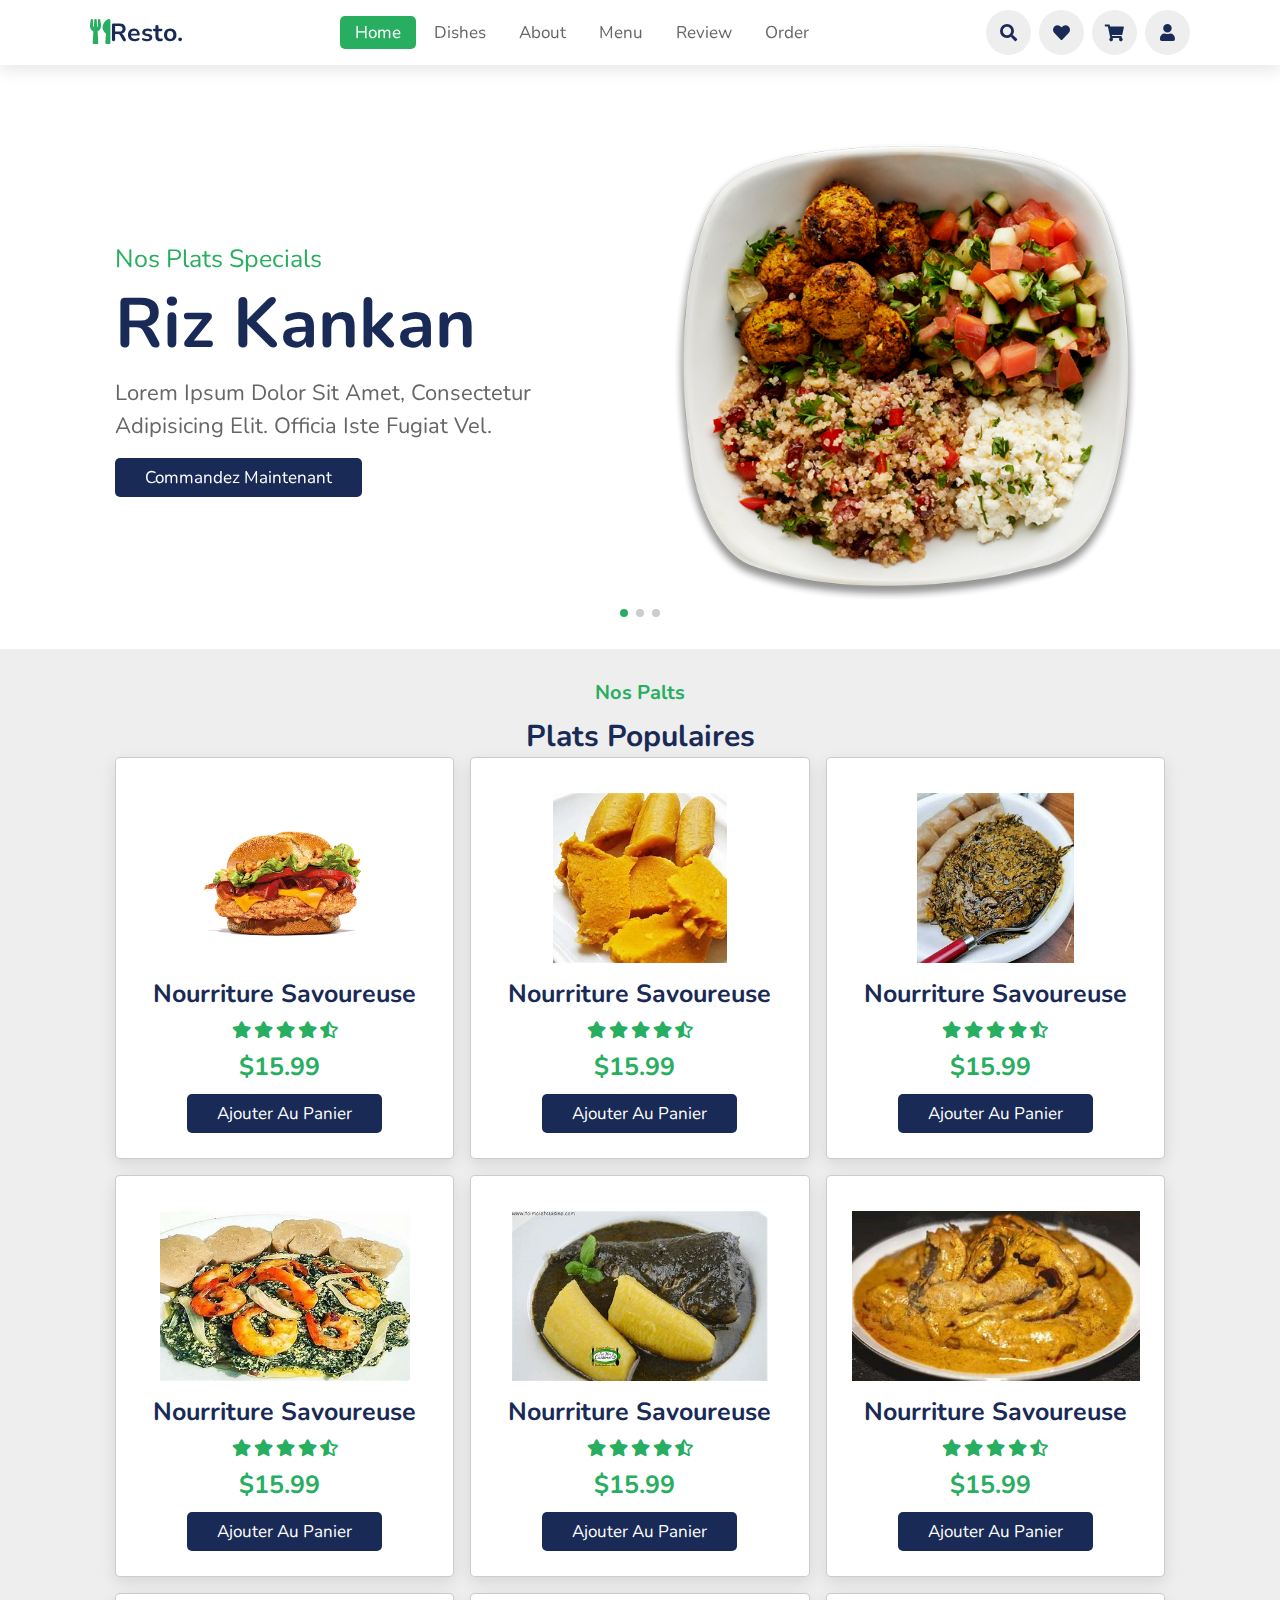
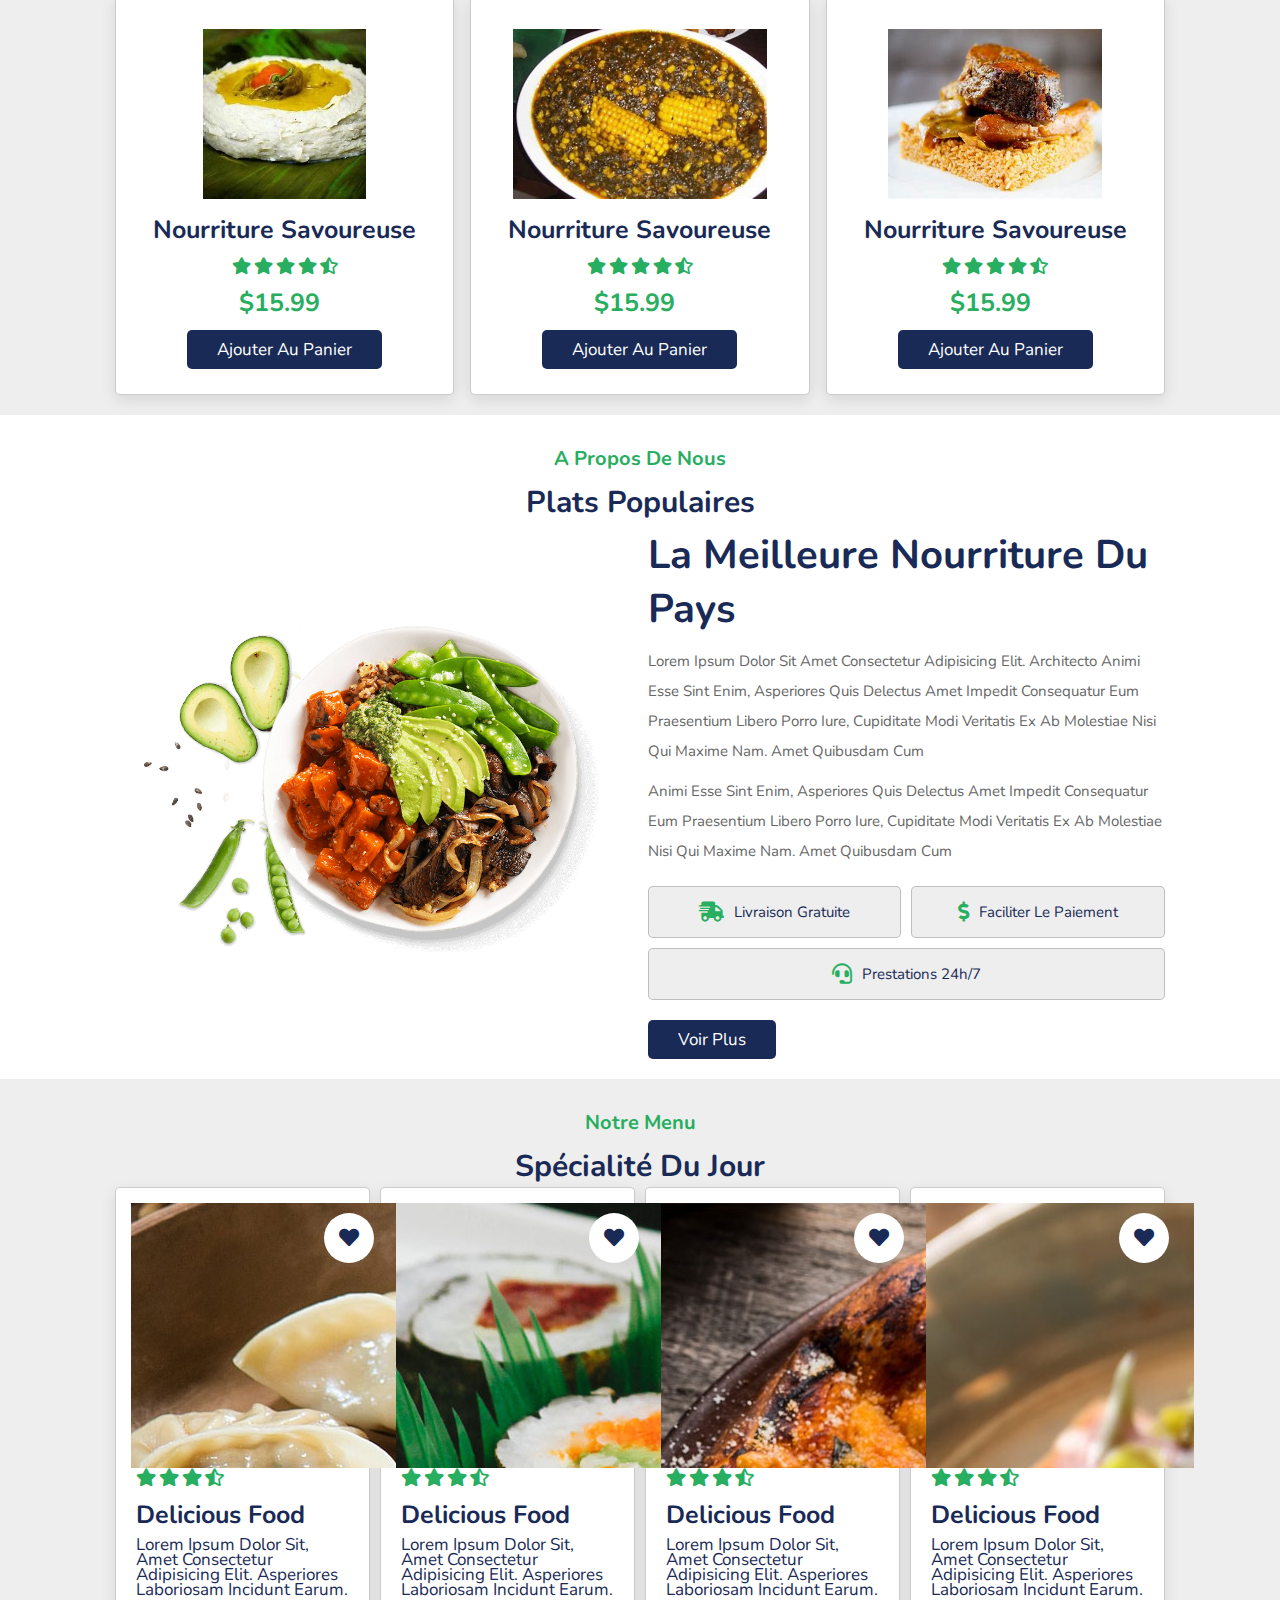
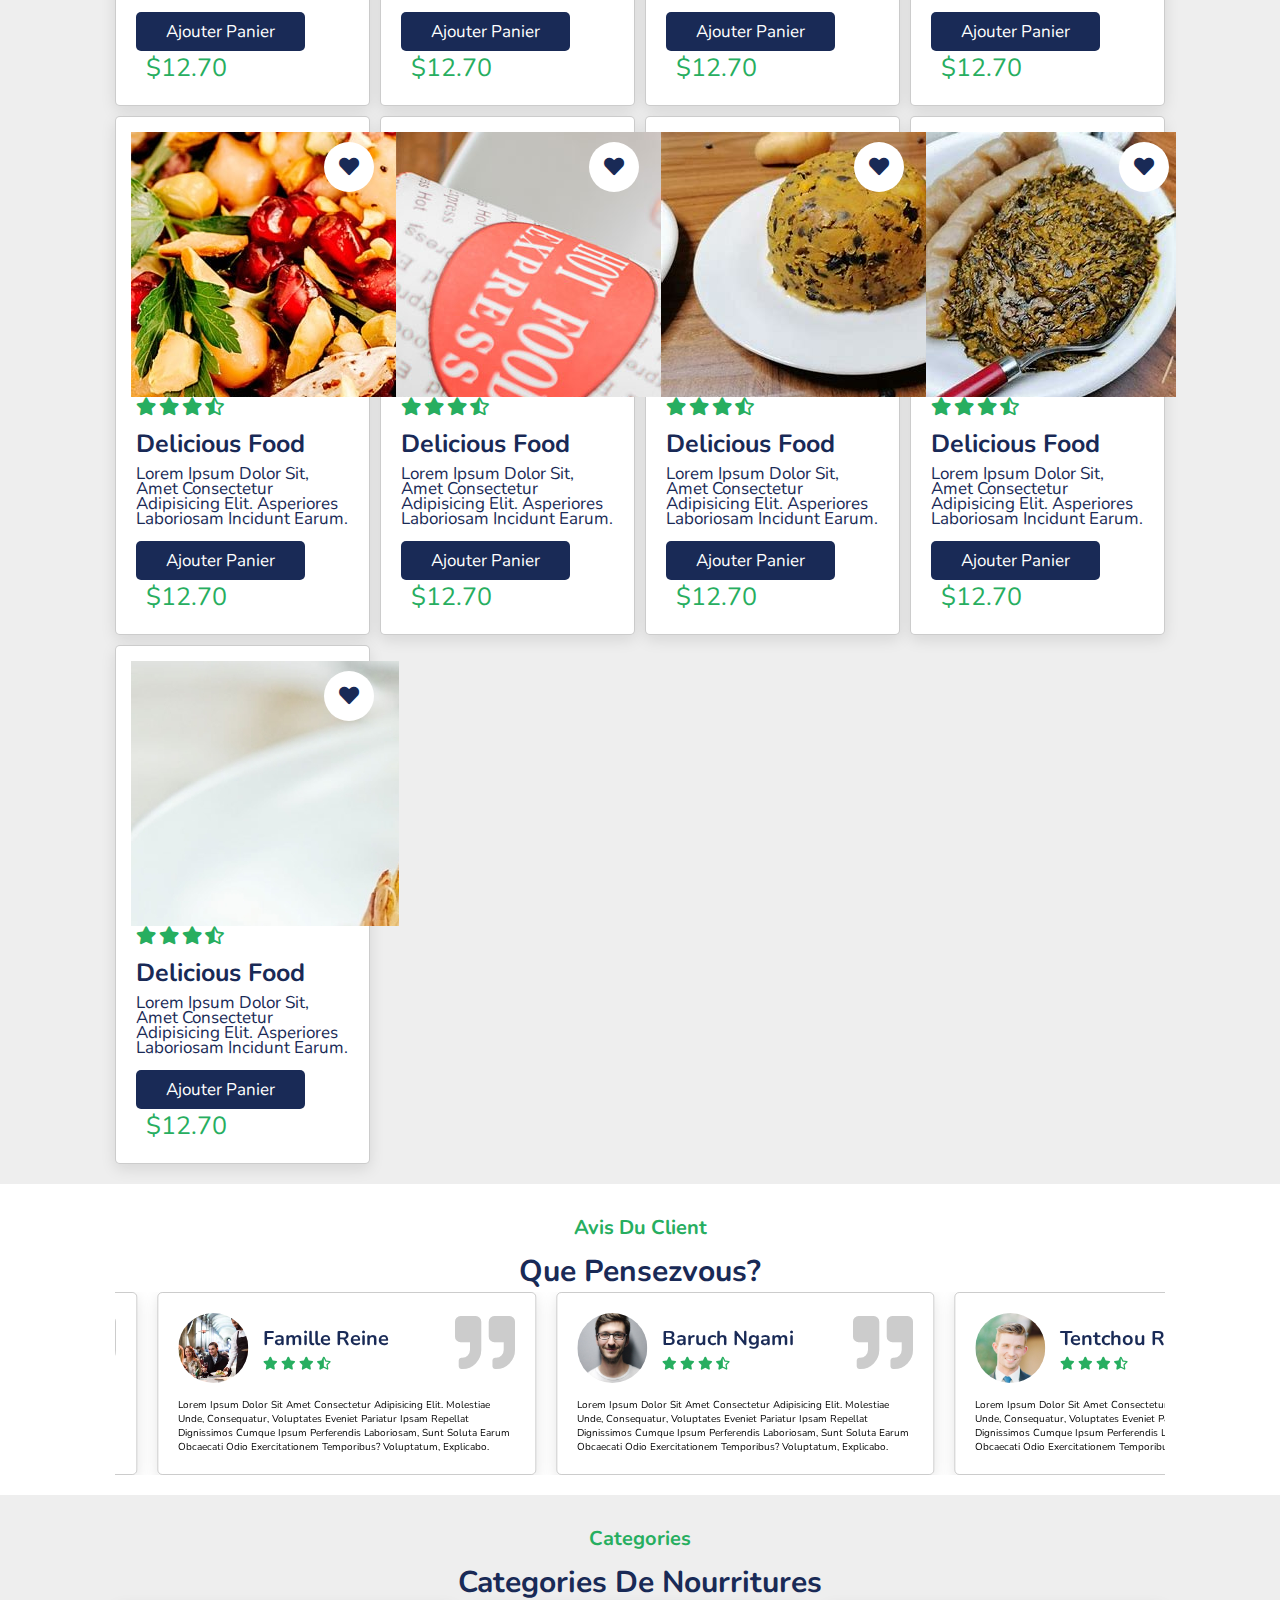
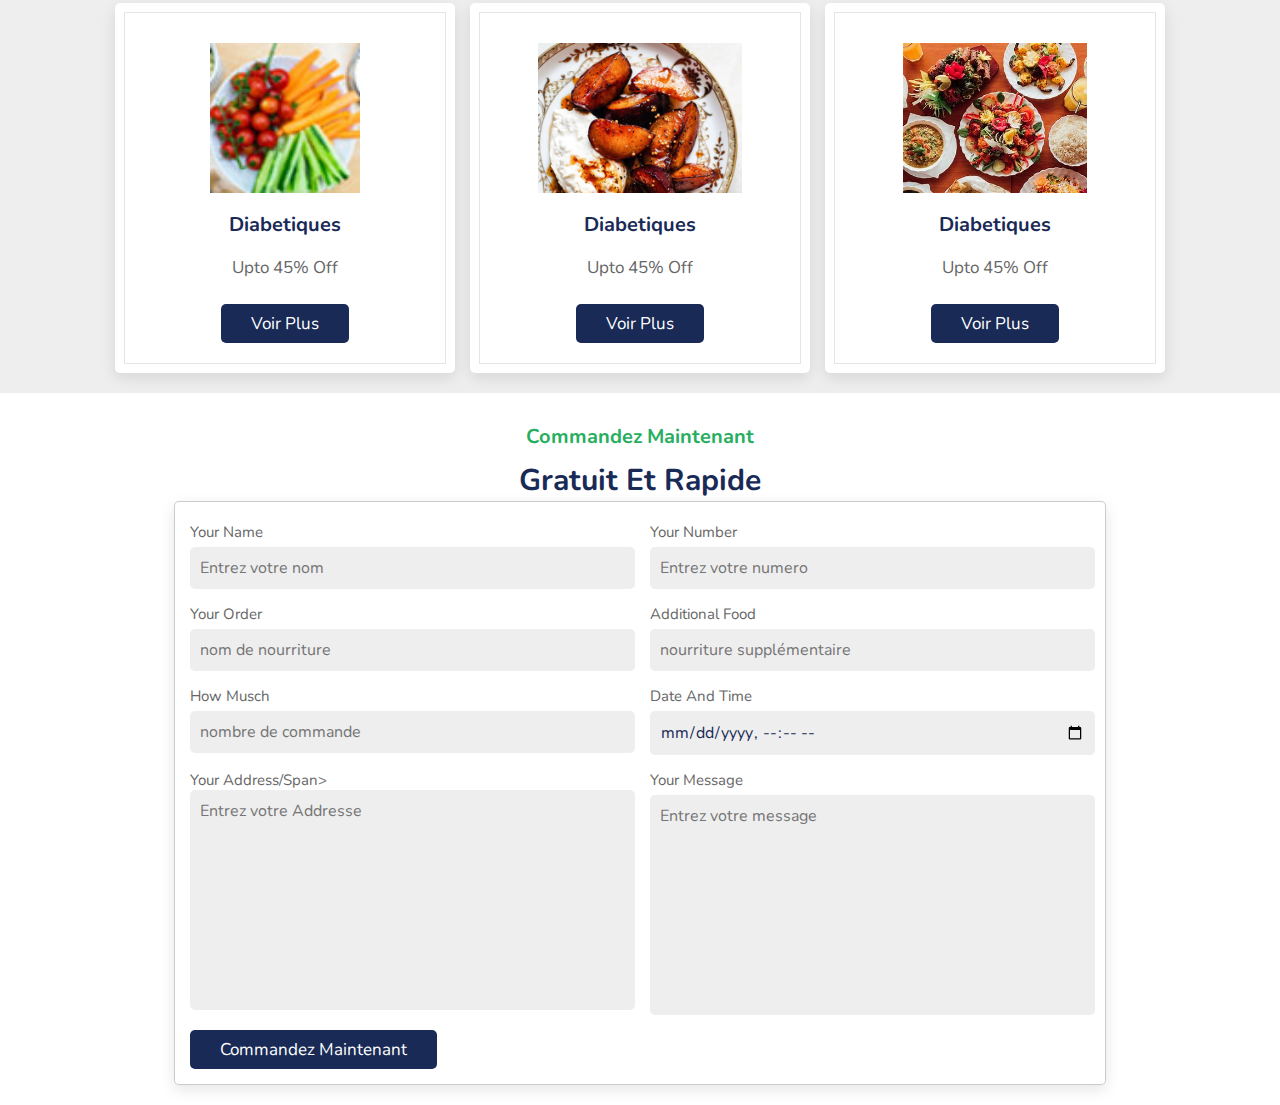
<file: index.html>
<!DOCTYPE html>
<html lang="en">
<head>
    <meta charset="UTF-8">
    <meta name="viewport" content="width=device-width, initial-scale=1.0">
    <title>Restaurant.Bresil.Com</title>
    <!-- <link rel="stylesheet" href="https://unpkg.com/swiper-bundle.min.css"> -->
    <link rel="stylesheet" href="https://cdn.jsdelivr.net/npm/swiper@11/swiper-bundle.min.css" />

    <link rel="stylesheet" href="https://cdnjs.cloudflare.com/ajax/libs/font-awesome/5.15.3/css/all.min.css">
    <link rel="stylesheet" href="responsive.css">
</head>
<body>
    
<!-- header -->
<header>
    <a href="#" class="logo"><i class="fas fa-utensils"></i>Resto.</a>
    <nav class="navbar">
        <a class="active" href="#home">Home</a>
        <a href="#dishes">dishes</a>
        <a href="#about">about</a>
        <a href="#menu">menu</a>
        <a href="#review">review</a>
        <a href="#order">order</a>
    </nav>

    <div class="icons">
        <i class="fas fa-bars" id="menu-bars"></i>
        <i class="fas fa-search" id="search-icon"></i>
        <a href="#" class="fas fa-heart"></a>
        <a href="#" class="fas fa-shopping-cart" id="cart-btn"></a>
        <a href="#" class="fas fa-user" id="cart-user"></a>  
    </div>

    <div class="shopping-cart">
        <div class="box">
            <i class="fas fa-trash"></i>
            <img src="image/p1.jpg" alt="">
            <div class="content">
                <h3>Banane malacee</h3>
                <span class="price">$9.45</span>
                <span class="quantity">qty : 1</span>
            </div>
        </div>
        <div class="box">
            <i class="fas fa-trash"></i>
            <img src="image/p2.jpg" alt="">
            <div class="content">
                <h3>Banane malacee</h3>
                <span class="price">$9.45</span>
                <span class="quantity">qty : 1</span>
            </div>
        </div>
        <div class="box">
            <i class="fas fa-trash"></i>
            <img src="image/p3.jpg" alt="">
            <div class="content">
                <h3>Banane malacee</h3>
                <span class="price">$9.45</span>
                <span class="quantity">qty : 1</span>
            </div>
        </div>

        <div class="total">total : $20.78</div>
        <a href="" class="btn">vérifier</a>
    </div>

    <!-- login -->
     <form action="" class="login-form">
        <h3>Connecte-toi</h3>
        <input type="email" placeholder="votre email" class="box">
        <input type="email" placeholder="votre mot_passe" class="box">
        <p>mot de passe oublie ? <a href="#">Cliquez ici</a></p>
        <p>vous n'avez pas de compte ? <a href="#">creer maintenant</a></p>
        <input type="submit" value="Se connecter" class="btn">
     </form>
</header>

<!-- search -->
<form action="" method="post" id="search-form">
    <input type="search" name="" id="search-box" placeholder="search here...">
    <label for="search-box" class="fas fa-search"></label>
    <i class="fas fa-times" id="close"></i>
</form>



<!-- home section -->
 <section class="home" id="home">
    <div class="swiper mySwiper home-slider">
        <div class="swiper-wrapper wrapper">
            <div class="swiper-slide slide">
                <div class="content">
                    <span>Nos Plats Specials</span>
                    <h3>Riz kankan</h3>
                    <p>Lorem ipsum dolor sit amet, consectetur adipisicing elit. Officia iste fugiat vel.</p>
                    <a href="#" class="btn">Commandez maintenant</a>
                </div>
                <div class="image">
                    <img src="image/img4.png" alt="">
                </div>
            </div>

            <div class="swiper-slide slide">
                <div class="content">
                    <span>Nos Plats Specials</span>
                    <h3>Porc roti</h3>
                    <p>Lorem ipsum dolor sit amet, consectetur adipisicing elit. Officia iste fugiat vel.</p>
                    <a href="#" class="btn">Commandez maintenant</a>
                </div>
                <div class="image">
                    <img src="image/img5.png" alt="">
                </div>
            </div>

            <div class="swiper-slide slide">
                <div class="content">
                    <span>Nos Plats Specials</span>
                    <h3>Viande frite</h3>
                    <p>Lorem ipsum dolor sit amet, consectetur adipisicing elit. Officia iste fugiat vel.</p>
                    <a href="#" class="btn">Commandez maintenant</a>
                </div>
                <div class="image">
                    <img src="image/img2.png" alt="">
                </div>
            </div>
        </div>

        <!-- <div class="swiper-button-next"></div>
        <div class="swiper-button-prev"></div> -->
        <div class="swiper-pagination"></div>
        <!-- <div class="autoplay-progress">
            <svg viewBox="0 0 0 0">
              <circle cx="0" cy="0" r="0"></circle>
            </svg>
            <span></span>
        </div> -->

    </div>
 </section>
<!-- home section -->

<!-- section dishes -->
<section class="dishes" id="dishes">
    <h3 class="sub-heading">Nos Palts</h3>
    <h1 class="heading">Plats Populaires</h1>

    <div class="box-container">
        <div class="box">
            <a href="" class="fas fa-heart"></a>
            <a href="" class="fas fa-eye"></a>
            <img src="image/img11.webp" alt="image plats">
            <h3>Nourriture Savoureuse</h3>

            <div class="stars">
                <i class="fas fa-star"></i>
                <i class="fas fa-star"></i>
                <i class="fas fa-star"></i>
                <i class="fas fa-star"></i>
                <i class="fas fa-star-half-alt"></i>
            </div>
            <span>$15.99</span>
            <a href="#" class="btn">Ajouter au panier</a>
        </div>

        <div class="box">
            <a href="" class="fas fa-heart"></a>
            <a href="" class="fas fa-eye"></a>
            <img src="image/koki.jpg" alt="image plats">
            <h3>Nourriture Savoureuse</h3>

            <div class="stars">
                <i class="fas fa-star"></i>
                <i class="fas fa-star"></i>
                <i class="fas fa-star"></i>
                <i class="fas fa-star"></i>
                <i class="fas fa-star-half-alt"></i>
            </div>
            <span>$15.99</span>
            <a href="#" class="btn">Ajouter au panier</a>
        </div>
        <div class="box">
            <a href="" class="fas fa-heart"></a>
            <a href="" class="fas fa-eye"></a>
            <img src="image/kok.jpg" alt="image plats">
            <h3>Nourriture Savoureuse</h3>

            <div class="stars">
                <i class="fas fa-star"></i>
                <i class="fas fa-star"></i>
                <i class="fas fa-star"></i>
                <i class="fas fa-star"></i>
                <i class="fas fa-star-half-alt"></i>
            </div>
            <span>$15.99</span>
            <a href="#" class="btn">Ajouter au panier</a>
        </div>
        <div class="box">
            <a href="" class="fas fa-heart"></a>
            <a href="" class="fas fa-eye"></a>
            <img src="image/n4.jpg" alt="image plats">
            <h3>Nourriture Savoureuse</h3>

            <div class="stars">
                <i class="fas fa-star"></i>
                <i class="fas fa-star"></i>
                <i class="fas fa-star"></i>
                <i class="fas fa-star"></i>
                <i class="fas fa-star-half-alt"></i>
            </div>
            <span>$15.99</span>
            <a href="#" class="btn">Ajouter au panier</a>
        </div>
        <div class="box">
            <a href="" class="fas fa-heart"></a>
            <a href="" class="fas fa-eye"></a>
            <img src="image/bongo.jpg" alt="image plats">
            <h3>Nourriture Savoureuse</h3>

            <div class="stars">
                <i class="fas fa-star"></i>
                <i class="fas fa-star"></i>
                <i class="fas fa-star"></i>
                <i class="fas fa-star"></i>
                <i class="fas fa-star-half-alt"></i>
            </div>
            <span>$15.99</span>
            <a href="#" class="btn">Ajouter au panier</a>
        </div>

        <div class="box">
            <a href="" class="fas fa-heart"></a>
            <a href="" class="fas fa-eye"></a>
            <img src="image/banane.jpg" alt="image plats">
            <h3>Nourriture Savoureuse</h3>

            <div class="stars">
                <i class="fas fa-star"></i>
                <i class="fas fa-star"></i>
                <i class="fas fa-star"></i>
                <i class="fas fa-star"></i>
                <i class="fas fa-star-half-alt"></i>
            </div>
            <span>$15.99</span>
            <a href="#" class="btn">Ajouter au panier</a>
        </div>

        <div class="box">
            <a href="" class="fas fa-heart"></a>
            <a href="" class="fas fa-eye"></a>
            <img src="image/taro.jpg" alt="image plats">
            <h3>Nourriture Savoureuse</h3>

            <div class="stars">
                <i class="fas fa-star"></i>
                <i class="fas fa-star"></i>
                <i class="fas fa-star"></i>
                <i class="fas fa-star"></i>
                <i class="fas fa-star-half-alt"></i>
            </div>
            <span>$15.99</span>
            <a href="#" class="btn">Ajouter au panier</a>
        </div>

        <div class="box">
            <a href="" class="fas fa-heart"></a>
            <a href="" class="fas fa-eye"></a>
            <img src="image/sanga.jpg" alt="image plats">
            <h3>Nourriture Savoureuse</h3>

            <div class="stars">
                <i class="fas fa-star"></i>
                <i class="fas fa-star"></i>
                <i class="fas fa-star"></i>
                <i class="fas fa-star"></i>
                <i class="fas fa-star-half-alt"></i>
            </div>
            <span>$15.99</span>
            <a href="#" class="btn">Ajouter au panier</a>
        </div>

        <div class="box">
            <a href="" class="fas fa-heart"></a>
            <a href="" class="fas fa-eye"></a>
            <img src="image/riz.jpg" alt="image plats">
            <h3>Nourriture Savoureuse</h3>

            <div class="stars">
                <i class="fas fa-star"></i>
                <i class="fas fa-star"></i>
                <i class="fas fa-star"></i>
                <i class="fas fa-star"></i>
                <i class="fas fa-star-half-alt"></i>
            </div>
            <span>$15.99</span>
            <a href="#" class="btn">Ajouter au panier</a>
        </div>
    </div>
</section>
<!-- section dishes -->

<!-- A propos -->

<section class="about" id="about">
    <h3 class="sub-heading">A propos de Nous</h3>
    <h1 class="heading">Plats Populaires</h1>

    <div class="row">
        <div class="image">
            <img src="image/img6.png" alt="image">
        </div>

        <div class="content">
            <h3>la meilleure nourriture du pays</h3>
            <p>Lorem ipsum dolor sit amet consectetur adipisicing elit. Architecto 
                animi esse sint enim, asperiores quis delectus amet impedit consequatur eum praesentium libero
                 porro iure, cupiditate modi veritatis ex ab molestiae nisi qui maxime nam. Amet quibusdam cum 
            </p>
            <p>animi esse sint enim, asperiores quis delectus amet impedit consequatur eum praesentium libero
                porro iure, cupiditate modi veritatis ex ab molestiae nisi qui maxime nam. Amet quibusdam cum </p>

            <div class="icons-container">
                <div class="icons">
                    <i class="fas fa-shipping-fast"></i>
                    <span>livraison gratuite</span>
                </div>

                <div class="icons">
                    <i class="fas fa-dollar-sign"></i>
                    <span>faciliter le paiement</span>
                </div>

                <div class="icons">
                    <i class="fas fa-headset"></i>
                    <span>Prestations 24h/7</span>
                </div>
            </div>

            <a href="#" class="btn">voir plus</a>
        </div>
    </div>
</section>
<!-- A propos -->

<!-- menu -->
<section class="menu" id="menu">
    <h3 class="sub-heading">Notre menu</h3>
    <h1 class="heading">Spécialité du jour</h1>

    <div class="box-container">
        <div class="box">
            <div class="image">
                <img src="image/c1.jpg" alt="">
                <a href="#" class="fas fa-heart"></a>
            </div>

            <div class="content">
                <div class="stars">
                    <i class="fas fa-star"></i>
                    <i class="fas fa-star"></i>
                    <i class="fas fa-star"></i>
                    <i class="fas fa-star-half-alt"></i>
                </div>
                <h3>delicious food</h3>
                <p>Lorem ipsum dolor sit, amet consectetur adipisicing elit. Asperiores laboriosam incidunt earum.</p>
                <a href="#" class="btn">Ajouter panier</a>
                <span class="prices">$12.70</span>
            </div>
        </div>

        <div class="box">
            <div class="image">
                <img src="image/c2.jpg" alt="">
                <a href="#" class="fas fa-heart"></a>
            </div>

            <div class="content">
                <div class="stars">
                    <i class="fas fa-star"></i>
                    <i class="fas fa-star"></i>
                    <i class="fas fa-star"></i>
                    <i class="fas fa-star-half-alt"></i>
                </div>
                <h3>delicious food</h3>
                <p>Lorem ipsum dolor sit, amet consectetur adipisicing elit. Asperiores laboriosam incidunt earum.</p>
                <a href="#" class="btn">Ajouter panier</a>
                <span class="prices">$12.70</span>
            </div>
        </div>

        <div class="box">
            <div class="image">
                <img src="image/c3.jpg" alt="">
                <a href="#" class="fas fa-heart"></a>
            </div>
            <div class="content">
                <div class="stars">
                    <i class="fas fa-star"></i>
                    <i class="fas fa-star"></i>
                    <i class="fas fa-star"></i>
                    <i class="fas fa-star-half-alt"></i>
                </div>
                <h3>delicious food</h3>
                <p>Lorem ipsum dolor sit, amet consectetur adipisicing elit. Asperiores laboriosam incidunt earum.</p>
                <a href="#" class="btn">Ajouter panier</a>
                <span class="prices">$12.70</span>
            </div>
        </div>

        <div class="box">
            <div class="image">
                <img src="image/c4.jpg" alt="">
                <a href="#" class="fas fa-heart"></a>
            </div>

            <div class="content">
                <div class="stars">
                    <i class="fas fa-star"></i>
                    <i class="fas fa-star"></i>
                    <i class="fas fa-star"></i>
                    <i class="fas fa-star-half-alt"></i>
                </div>
                <h3>delicious food</h3>
                <p>Lorem ipsum dolor sit, amet consectetur adipisicing elit. Asperiores laboriosam incidunt earum.</p>
                <a href="#" class="btn">Ajouter panier</a>
                <span class="prices">$12.70</span>
            </div>
        </div>

        <div class="box">
            <div class="image">
                <img src="image/c5.jpg" alt="">
                <a href="#" class="fas fa-heart"></a>
            </div>

            <div class="content">
                <div class="stars">
                    <i class="fas fa-star"></i>
                    <i class="fas fa-star"></i>
                    <i class="fas fa-star"></i>
                    <i class="fas fa-star-half-alt"></i>
                </div>
                <h3>delicious food</h3>
                <p>Lorem ipsum dolor sit, amet consectetur adipisicing elit. Asperiores laboriosam incidunt earum.</p>
                <a href="#" class="btn">Ajouter panier</a>
                <span class="prices">$12.70</span>
            </div>
        </div>

        <div class="box">
            <div class="image">
                <img src="image/c6.jpg" alt="">
                <a href="#" class="fas fa-heart"></a>
            </div>

            <div class="content">
                <div class="stars">
                    <i class="fas fa-star"></i>
                    <i class="fas fa-star"></i>
                    <i class="fas fa-star"></i>
                    <i class="fas fa-star-half-alt"></i>
                </div>
                <h3>delicious food</h3>
                <p>Lorem ipsum dolor sit, amet consectetur adipisicing elit. Asperiores laboriosam incidunt earum.</p>
                <a href="#" class="btn">Ajouter panier</a>
                <span class="prices">$12.70</span>
            </div>
        </div>

        <div class="box">
            <div class="image">
                <img src="image/pile.jpg" alt="">
                <a href="#" class="fas fa-heart"></a>
            </div>

            <div class="content">
                <div class="stars">
                    <i class="fas fa-star"></i>
                    <i class="fas fa-star"></i>
                    <i class="fas fa-star"></i>
                    <i class="fas fa-star-half-alt"></i>
                </div>
                <h3>delicious food</h3>
                <p>Lorem ipsum dolor sit, amet consectetur adipisicing elit. Asperiores laboriosam incidunt earum.</p>
                <a href="#" class="btn">Ajouter panier</a>
                <span class="prices">$12.70</span>
            </div>
        </div>

        <div class="box">
            <div class="image">
                <img src="image/kok.jpg" alt="">
                <a href="#" class="fas fa-heart"></a>
            </div>

            <div class="content">
                <div class="stars">
                    <i class="fas fa-star"></i>
                    <i class="fas fa-star"></i>
                    <i class="fas fa-star"></i>
                    <i class="fas fa-star-half-alt"></i>
                </div>
                <h3>delicious food</h3>
                <p>Lorem ipsum dolor sit, amet consectetur adipisicing elit. Asperiores laboriosam incidunt earum.</p>
                <a href="#" class="btn">Ajouter panier</a>
                <span class="prices">$12.70</span>
            </div>
        </div>

        <div class="box">
            <div class="image">
                <img src="image/c9.jpg" alt="">
                <a href="#" class="fas fa-heart"></a>
            </div>

            <div class="content">
                <div class="stars">
                    <i class="fas fa-star"></i>
                    <i class="fas fa-star"></i>
                    <i class="fas fa-star"></i>
                    <i class="fas fa-star-half-alt"></i>
                </div>
                <h3>delicious food</h3>
                <p>Lorem ipsum dolor sit, amet consectetur adipisicing elit. Asperiores laboriosam incidunt earum.</p>
                <a href="#" class="btn">Ajouter panier</a>
                <span class="prices">$12.70</span>
            </div>
        </div>

        <!-- <div class="box">
            <div class="image">
                <img src="image/c10.jpg" alt="">
                <a href="#" class="fas fa-heart"></a>
            </div>

            <div class="content">
                <div class="stars">
                    <i class="fas fa-star"></i>
                    <i class="fas fa-star"></i>
                    <i class="fas fa-star"></i>
                    <i class="fas fa-star-half-alt"></i>
                </div>
                <h3>delicious food</h3>
                <p>Lorem ipsum dolor sit, amet consectetur adipisicing elit. Asperiores laboriosam incidunt earum.</p>
                <a href="#" class="btn">Ajouter panier</a>
                <span class="prices">$12.70</span>
            </div>
        </div> -->

    </div>
</section>
<!-- menu -->

<section class="review" id="review">
    <h3 class="sub-heading">avis du client</h3>
    <h1 class="heading">Que pensezvous?</h1>

    <div class="swiper mySwiper review-slider">
        <div class="swiper-wrapper">
             <div class="swiper-slide slide">
                <i class="fas fa-quote-right"></i>
                <div class="user">
                    <img src="image/t1.png" alt="">
                    <div class="user-info">
                        <h3>Baruch Ngami</h3>
                        <div class="stars">
                            <i class="fas fa-star"></i>
                            <i class="fas fa-star"></i>
                            <i class="fas fa-star"></i>
                            <i class="fas fa-star-half-alt"></i>
                        </div>
                    </div>
                </div>
                <p>Lorem ipsum dolor sit amet consectetur adipisicing elit.
                     Molestiae unde, consequatur, voluptates eveniet pariatur ipsam repellat 
                     dignissimos cumque ipsum perferendis laboriosam, sunt soluta earum obcaecati 
                     odio exercitationem temporibus? Voluptatum, explicabo.</p>
             </div>
             <div class="swiper-slide slide">
                <i class="fas fa-quote-right"></i>
                <div class="user">
                    <img src="image/t2.png" alt="">
                    <div class="user-info">
                        <h3>Tentchou Romeo</h3>
                        <div class="stars">
                            <i class="fas fa-star"></i>
                            <i class="fas fa-star"></i>
                            <i class="fas fa-star"></i>
                            <i class="fas fa-star-half-alt"></i>
                        </div>
                    </div>
                </div>
                <p>Lorem ipsum dolor sit amet consectetur adipisicing elit.
                     Molestiae unde, consequatur, voluptates eveniet pariatur ipsam repellat 
                     dignissimos cumque ipsum perferendis laboriosam, sunt soluta earum obcaecati 
                     odio exercitationem temporibus? Voluptatum, explicabo.</p>
             </div>
             <div class="swiper-slide slide">
                <i class="fas fa-quote-right"></i>
                <div class="user">
                    <img src="image/t3.png" alt="">
                    <div class="user-info">
                        <h3>Mr cabrel</h3>
                        <div class="stars">
                            <i class="fas fa-star"></i>
                            <i class="fas fa-star"></i>
                            <i class="fas fa-star"></i>
                            <i class="fas fa-star-half-alt"></i>
                        </div>
                    </div>
                </div>
                <p>Lorem ipsum dolor sit amet consectetur adipisicing elit.
                     Molestiae unde, consequatur, voluptates eveniet pariatur ipsam repellat 
                     dignissimos cumque ipsum perferendis laboriosam, sunt soluta earum obcaecati 
                     odio exercitationem temporibus? Voluptatum, explicabo.</p>
             </div>
             <div class="swiper-slide slide">
                <i class="fas fa-quote-right"></i>
                <!-- <i class="fa-sharp fa-solid fa-quote-right"></i> -->
                <div class="user">
                    <img src="image/t4.png" alt="">
                    <div class="user-info">
                        <h3>Wendy</h3>
                        <div class="stars">
                            <i class="fas fa-star"></i>
                            <i class="fas fa-star"></i>
                            <i class="fas fa-star"></i>
                            <i class="fas fa-star-half-alt"></i>
                        </div>
                    </div>
                </div>
                <p>Lorem ipsum dolor sit amet consectetur adipisicing elit.
                     Molestiae unde, consequatur, voluptates eveniet pariatur ipsam repellat 
                     dignissimos cumque ipsum perferendis laboriosam, sunt soluta earum obcaecati 
                     odio exercitationem temporibus? Voluptatum, explicabo.</p>
             </div>
             <div class="swiper-slide slide">
                <i class="fas fa-quote-right"></i>
                <div class="user">
                    <img src="image/bongo.jpg" alt="">
                    <div class="user-info">
                        <h3>Famille Nazi</h3>
                        <div class="stars">
                            <i class="fas fa-star"></i>
                            <i class="fas fa-star"></i>
                            <i class="fas fa-star"></i>
                            <i class="fas fa-star-half-alt"></i>
                        </div>
                    </div>
                </div>
                <p>Lorem ipsum dolor sit amet consectetur adipisicing elit.
                     Molestiae unde, consequatur, voluptates eveniet pariatur ipsam repellat 
                     dignissimos cumque ipsum perferendis laboriosam, sunt soluta earum obcaecati 
                     odio exercitationem temporibus? Voluptatum, explicabo.</p>
             </div>
             <div class="swiper-slide slide">
                <i class="fas fa-quote-right"></i>
                <div class="user">
                    <img src="image/client5.jpg" alt="">
                    <div class="user-info">
                        <h3>Famille Richard</h3>
                        <div class="stars">
                            <i class="fas fa-star"></i>
                            <i class="fas fa-star"></i>
                            <i class="fas fa-star"></i>
                            <i class="fas fa-star-half-alt"></i>
                        </div>
                    </div>
                </div>
                <p>Lorem ipsum dolor sit amet consectetur adipisicing elit.
                     Molestiae unde, consequatur, voluptates eveniet pariatur ipsam repellat 
                     dignissimos cumque ipsum perferendis laboriosam, sunt soluta earum obcaecati 
                     odio exercitationem temporibus? Voluptatum, explicabo.</p>
             </div>
             <div class="swiper-slide slide">
                <i class="fas fa-quote-right"></i>
                <div class="user">
                    <img src="image/client2.jpg" alt="">
                    <div class="user-info">
                        <h3>Famille Reine</h3>
                        <div class="stars">
                            <i class="fas fa-star"></i>
                            <i class="fas fa-star"></i>
                            <i class="fas fa-star"></i>
                            <i class="fas fa-star-half-alt"></i>
                        </div>
                    </div>
                </div>
                <p>Lorem ipsum dolor sit amet consectetur adipisicing elit.
                     Molestiae unde, consequatur, voluptates eveniet pariatur ipsam repellat 
                     dignissimos cumque ipsum perferendis laboriosam, sunt soluta earum obcaecati 
                     odio exercitationem temporibus? Voluptatum, explicabo.</p>
             </div>
        </div>
    </div>
</section>

<!-- section cathegories -->
 <section class="categories" id="categories">
    <h3 class="sub-heading">Categories</h3>
    <h1 class="heading">Categories de Nourritures</h1>

    <div class="box-container">
        <div class="box">
            <img src="image/p2.jpg" alt="">
            <h3>Diabetiques</h3>
            <p>upto 45% off</p>
            <a href="" class="btn">voir plus</a>
        </div>
        <div class="box">
            <img src="image/gallery-potato-chilly.jpg" alt="">
            <h3>Diabetiques</h3>
            <p>upto 45% off</p>
            <a href="" class="btn">voir plus</a>
        </div>
        <div class="box">
            <img src="image/platFamille.jpg" alt="">
            <h3>Diabetiques</h3>
            <p>upto 45% off</p>
            <a href="" class="btn">voir plus</a>
        </div>
        
    </div>
 </section>
<!-- section cathegories -->


<!-- order section -->
<section class="order" id="order">
    <h3 class="sub-heading">Commandez maintenant</h3>
    <h1 class="heading">gratuit et rapide</h1>

    <form action="" method="post">
        <div class="inputBox">
            <div class="input">
                <span>your name</span>
                <input type="text" name="" id="" placeholder="Entrez votre nom">
            </div>
            <div class="input">
                <span>your number</span>
                <input type="text" name="" id="" placeholder="Entrez votre numero">
            </div>
            <div class="input">
                <span>your order</span>
                <input type="text" name="" id="" placeholder="nom de nourriture">
            </div>
            <div class="input">
                <span>additional food</span>
                <input type="text" name="" id="" placeholder="nourriture supplémentaire">
            </div>
            <div class="input">
                <span>how musch</span>
                <input type="number" name="" id="" placeholder="nombre de commande">
            </div>
            <div class="input">
                <span>date and time</span>
                <input type="datetime-local" name="" id="" placeholder="date et heure">
            </div>
            <div class="input">
                <span>your address/span>
                <textarea name="" placeholder="Entrez votre Addresse" id="" cols="30" rows="10"></textarea>
            </div>
            <div class="input">
                <span>your message</span>
                <textarea name="" placeholder="Entrez votre message" id="" cols="30" rows="10"></textarea>
            </div>
        </div>

        <input type="submit" value="Commandez maintenant" class="btn">
    </form>
</section>
<!-- order section -->


<!-- loader container -->
<div class="loader-container">
    <img src="image/lg.gif" alt="">
</div>
<!-- loader container -->








 <!-- <script src="https://unpkg.com/swiper/swiper-bundle.min.js"></script> -->
 <script src="https://cdn.jsdelivr.net/npm/swiper@11/swiper-bundle.min.js"></script>

    <!-- gestion du script javascript -->
     <script src="script.js"></script>
</body>
</html>
</file>
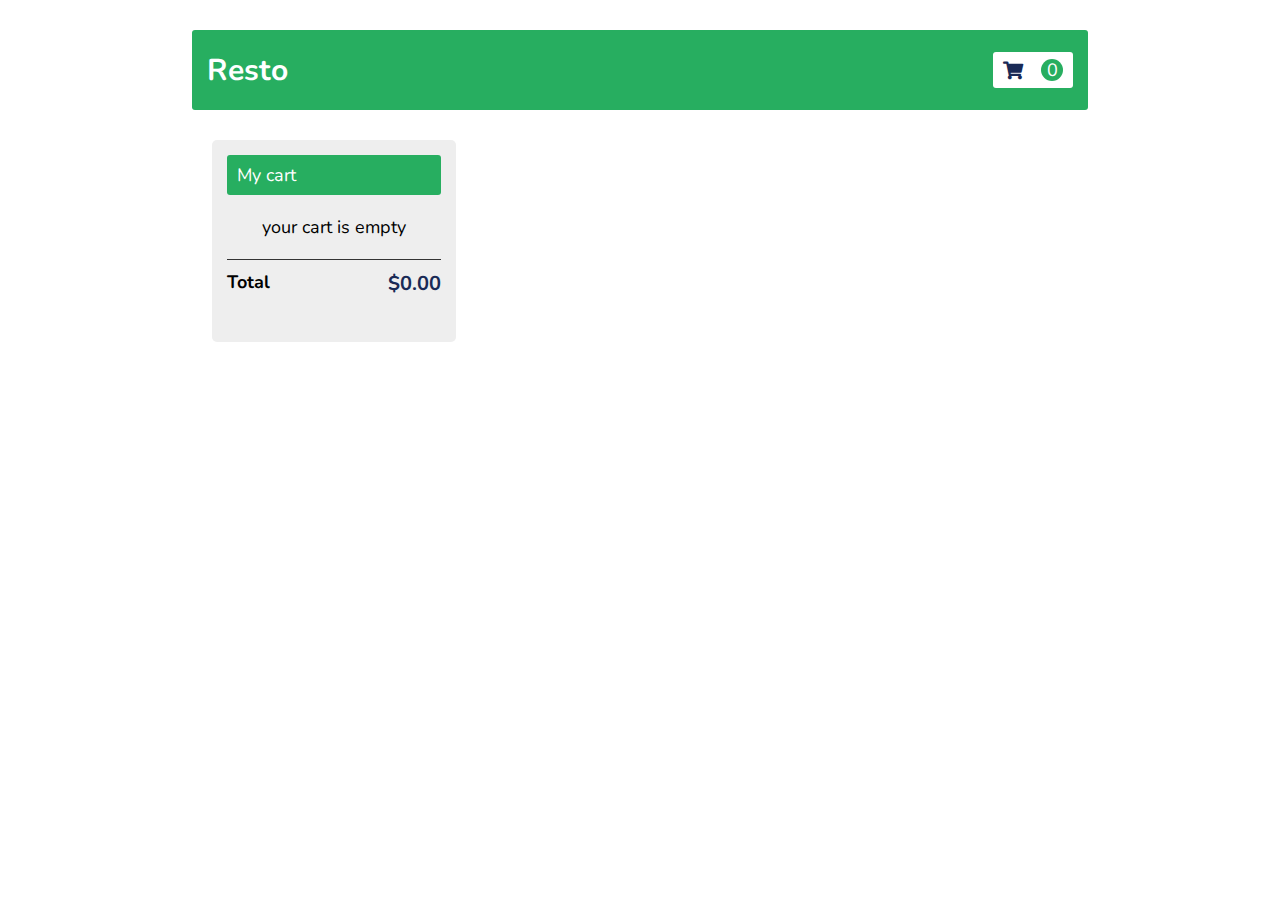
<file: cart/index.html>
<!DOCTYPE html>
<html lang="en">
<head>
    <meta charset="UTF-8">
    <meta name="viewport" content="width=device-width, initial-scale=1.0">
    <!-- <link rel="stylesheet" href="https://unpkg.com/swiper-bundle.min.css"> -->
    <link rel="stylesheet" href="https://cdn.jsdelivr.net/npm/swiper@11/swiper-bundle.min.css"/>
    <link rel="stylesheet" href="https://cdnjs.cloudflare.com/ajax/libs/font-awesome/5.15.3/css/all.min.css">
    <link rel="stylesheet" href="style.css">
    <title>Restaurant.Bresil.Com</title>
</head>
<body>
    <div class="header">
        <p class="logo">Resto</p>
        <div class="cart">
            <i class="fas fa-shopping-cart"></i><p id="count">0</p>
        </div>
    </div>
        
    <div class="container">
        <div id="root">
            <div class="sidebar">
                <div class="head">
                    <p>My cart</p>
                </div>
                <div class="cartItem">your cart is empty</div>
                <div class="foot">
                    <h3>Total</h3>
                    <h2 id="total"> $0.00</h2>
                </div>
            </div>
        </div>
    </div>




      <!-- gestion du script javascript -->
    <script src="gerer.js"></script>
</body>
</html>
</file>
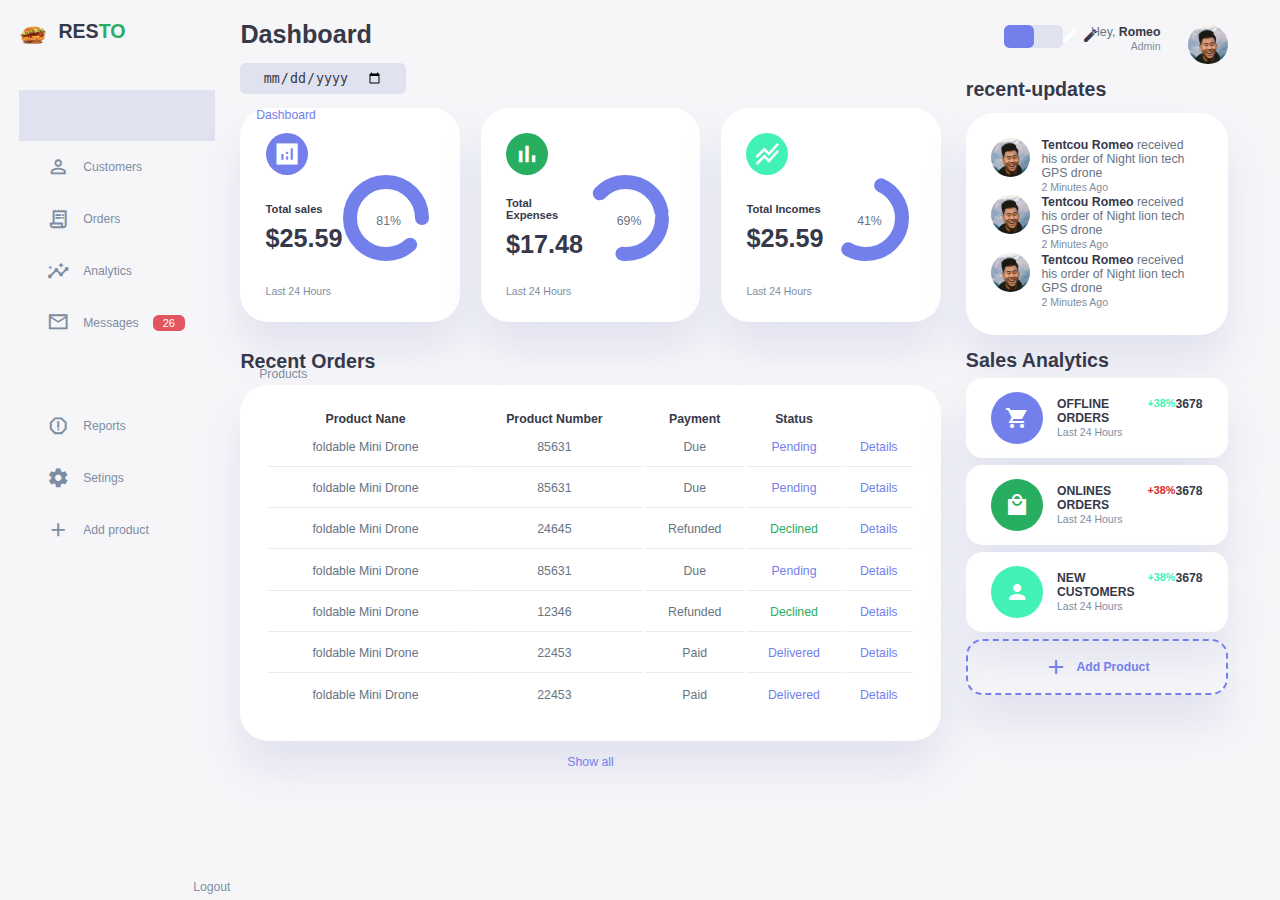
<file: admin/dashboard.html>
<!DOCTYPE html>
<html lang="en">
<head>
    <meta charset="UTF-8">
    <meta name="viewport" content="width=device-width, initial-scale=1.0">
    <title>Restaurant.Bresil.Com</title>
    <link rel="stylesheet" href="https://fonts.googleapis.com/icon?family=Material+Icons+Sharp">
    <link rel="stylesheet" href="https://cdnjs.cloudflare.com/ajax/libs/font-awesome/5.15.3/css/all.min.css">
    <!-- style.css -->
    <link rel="stylesheet" href="style.css">
</head>
<body>
    <div class="container">
        <aside>
            <div class="top">
                <div class="logo">
                    <img src="../image/img11.webp" alt="">
                    <h2>RES<span class="danger">TO</span></h2>
                </div>

                <div class="close" id="close-btn">
                   <span class="material-icons-sharp">close</span>
                </div>
            </div>

            <div class="sidebar">
                <a href="#" class="active">
                    <span class="material-icons-sharp">grid_view</span>
                    <h3>Dashboard</h3>
                </a>
                <a href="#">
                    <span class="material-icons-sharp">person_outline</span>
                    <h3>Customers</h3>
                </a>
                <a href="#">
                    <span class="material-icons-sharp">receipt_long</span>
                    <h3>Orders</h3>
                </a>
                <a href="#">
                    <span class="material-icons-sharp">insights</span>
                    <h3>Analytics</h3>
                </a>
                <a href="#">
                    <span class="material-icons-sharp">mail_outline</span>
                    <h3>Messages</h3>
                    <span class="message_count">26</span>
                </a>
                <a href="#">
                    <span class="material-icons-sharp">inventory</span>
                    <h3>Products</h3>
                </a>
                <a href="#">
                    <span class="material-icons-sharp">report_gmailerrorred</span>
                    <h3>Reports</h3>
                </a>
                <a href="#">
                    <span class="material-icons-sharp">settings</span>
                    <h3>Setings</h3>
                </a>
                <a href="#">
                    <span class="material-icons-sharp">add</span>
                    <h3>Add product</h3>
                </a>
                
                <a href="#">
                    <span class="material-icons-sharp" style="margin-top: 11rem;">logout</span>
                    <h3  style="margin-top: 11rem;">Logout</h3>
                </a>
            </div>
        </aside>

        <!-- ================END OF ASIDE=================== -->
        <main>
            <h1>Dashboard</h1>

            <div class="date">
                <input type="date">
            </div>

            <div class="insights">

                <div class="sales">
                    <span class="material-icons-sharp">analytics</span>
                    <div class="middle">
                        <div class="left">
                            <h3>Total sales</h3>
                            <h1>$25.59</h1>
                        </div>

                        <div class="progress">
                            <svg>
                                <circle cx='38' cy="38" r='36'></circle>
                            </svg>

                            <div class="number">
                                <p>81%</p>
                            </div>
                        </div>
                    </div>
                    <small class="text-muted">Last 24 Hours</small>
                </div>

                <div class="expenses">
                        <span class="material-icons-sharp">bar_chart</span>
                        <div class="middle">
                            <div class="left">
                                <h3>Total Expenses</h3>
                                <h1>$17.48</h1>
                            </div>
    
                            <div class="progress">
                                <svg>
                                    <circle cx='38' cy="38" r='36'></circle>
                                </svg>
    
                                <div class="number">
                                    <p>69%</p>
                                </div>
                            </div>
                        </div>
    
                        <small class="text-muted">Last 24 Hours</small>
                </div>


                <div class="income">
                            <span class="material-icons-sharp">stacked_line_chart</span>
                            <div class="middle">
                                <div class="left">
                                    <h3>Total Incomes</h3>
                                    <h1>$25.59</h1>
                                </div>
        
                                <div class="progress">
                                    <svg>
                                        <circle cx='38' cy="38" r='36'></circle>
                                    </svg>
        
                                    <div class="number">
                                        <p>41%</p>
                                    </div>
                                </div>
                            </div>
        
                            <small class="text-muted">Last 24 Hours</small>
                </div>

            </div>

             <!-- ===================== END OF INSGHTS ======================= -->
              <div class="recent-order">
                <h2>Recent Orders</h2>
                <table>
                    <thead>
                        <tr>
                            <th>Product Nane</th>
                            <th>Product Number</th>
                            <th>Payment</th>
                            <th>Status</th>
                            <th></th>
                        </tr>
                    </thead>
                    <tbody>
                        <!-- <tr>
                            <td>Foldeble Mini Drone</td>
                            <td>57862</td>
                            <td>Due</td>
                            <td class="warning">Pending</td>
                            <td class="primary">Details</td>
                        </tr>
                        <tr>
                            <td>Foldeble Mini Drone</td>
                            <td>57862</td>
                            <td>Due</td>
                            <td class="warning">Pending</td>
                            <td class="primary">Details</td>
                        </tr>
                        <tr>
                            <td>Foldeble Mini Drone</td>
                            <td>57862</td>
                            <td>Due</td>
                            <td class="warning">Pending</td>
                            <td class="primary">Details</td>
                        </tr>
                        <tr>
                            <td>Foldeble Mini Drone</td>
                            <td>57862</td>
                            <td>Due</td>
                            <td class="warning">Pending</td>
                            <td class="primary">Details</td>
                        </tr>
                        <tr>
                            <td>Foldeble Mini Drone</td>
                            <td>57862</td>
                            <td>Due</td>
                            <td class="warning">Pending</td>
                            <td class="primary">Details</td>
                        </tr> -->
                    </tbody>
                </table>
                <a href="#">Show all</a>
              </div>
        </main>

        <!-- ========== FIN MAIN ============= -->

        <div class="right">
            <div class="top">
                <button id="menu-btn">
                    <span class="material-icons-sharp">menu</span>
                </button>
                <div class="theme-toogler">
                    <span class="material-icons-sharp active">light_mode</span>
                    <span class="material-icons-sharp">dark_mode</span>
                </div>
                <div class="profile">
                    <div class="info">
                        <p>Hey, <b>Romeo</b></p>
                        <small class="text-muted">Admin</small>
                    </div>
                    <div class="profile-photo">
                        <img src="../image/t3.jpg" alt="">
                    </div>
                </div>
            </div>

            <!-- ===== END TOP -->
            <div class="recent-updates">
                <h2>recent-updates</h2>
              <div class="updates">
                <div class="update">
                    <div class="profile-photo">
                        <img src="../image/t3.png" alt="">
                    </div>
                    <div class="message">
                        <p><b>Tentcou Romeo</b> received his order of
                             Night lion tech GPS drone</p>
                             <small class="text-muted">2 Minutes Ago</small>
                    </div>
                </div>

                <div class="update">
                    <div class="profile-photo">
                        <img src="../image/t3.png" alt="">
                    </div>
                    <div class="message">
                        <p><b>Tentcou Romeo</b> received his order of
                             Night lion tech GPS drone</p>
                             <small class="text-muted">2 Minutes Ago</small>
                    </div>
                </div>

                <div class="update">
                    <div class="profile-photo">
                        <img src="../image/t3.png" alt="">
                    </div>
                    <div class="message">
                        <p><b>Tentcou Romeo</b> received his order of
                             Night lion tech GPS drone</p>
                             <small class="text-muted">2 Minutes Ago</small>
                    </div>
                </div>
              </div>
            </div>

            <!-- ================= END OF RECENT UPDATES ======================== -->
            <div class="sales-analytics">
                 <h2>Sales Analytics</h2>
                 <div class="item online">
                    <div class="icon">
                        <span class="material-icons-sharp">shopping_cart</span>
                    </div>

                    <div class="right">
                        <div class="info">
                            <h3>OFFLINE ORDERS</h3>
                            <small class="text-muted">Last 24 Hours</small>
                        </div>
                        <h5 class="success">+38%</h5>
                        <h3>3678</h3>
                    </div>
                 </div>

                 <div class="item offline">
                    <div class="icon">
                        <span class="material-icons-sharp">local_mall</span>
                    </div>

                    <div class="right">
                        <div class="info">
                            <h3>ONLINES ORDERS</h3>
                            <small class="text-muted">Last 24 Hours</small>
                        </div>
                        <h5 style="color: rgb(212, 41, 41);">+38%</h5>
                        <h3>3678</h3>
                    </div>
                 </div>
                 
                 <div class="item customers">
                    <div class="icon">
                        <span class="material-icons-sharp">person</span>
                    </div>

                    <div class="right">
                        <div class="info">
                            <h3>NEW CUSTOMERS</h3>
                            <small class="text-muted">Last 24 Hours</small>
                        </div>
                        <h5 class="success">+38%</h5>
                        <h3>3678</h3>
                    </div>
                 </div>

                 <div class="item add-product">
                    <div>
                        <span class="material-icons-sharp">add</span>
                        <h3>Add Product</h3>
                    </div>
                 </div>
            </div>
        </div>
    </div>
    
    <script src="order.js"></script>
    <script src="script.js"></script>

</body>
</html>
</file>
<file: responsive.css>
/* chager la police de caractere */

@import url('https://fonts.googleapis.com/css2?family=Nunito:wght@200;300;400;600;700&display=swap');

/* gestion des couleurs */
:root{
    --green:#27ae60;
    --black:#192a56;
    --light-color:#666;
    --box-shadow:0 .5rem 1.5rem rgba(0,0,0,.1);
    --outline:.1rem solid rgba(0,0,0,.1);
    --outline-hover:.2rem solid var( --black);
}

/* scroll css */
::-webkit-scrollbar{
    width: 5px;
}
::-webkit-scrollbar-thumb{
    background-color: #27ae60;;
    border-radius: 4px;
} 

*{
    font-family: 'Nunito', sans-serif;
    margin: 0;
    padding: 0;
    text-decoration: none;
    outline: none;
    border: none;
    text-transform: capitalize;
    transition: all .2s linear;
}

html{
    font-size: 62.5%;
    overflow-x: hidden;
    scroll-padding-top: 5.5rem;
    scroll-behavior: smooth;
}

section{
    padding: 2rem 9%;
}
section:nth-child(even){
    background: #eee;
}

.sub-heading{
    text-align: center;
    color: var(--green);
    font-size: 2rem;
    padding-top: 1rem;
}
.heading{
    text-align: center;
    color: var(--black);
    font-size: 3rem;
    padding-top: 1rem;
}
.btn{
    margin-top: 1rem;
    display: inline-block;
    font-size: 1.7rem;
    color: #fff;
    background: var(--black);
    border-radius: .5rem;
    cursor: pointer;
    padding: .8rem 3rem;
}
.btn:hover{
    background: var(--green);
    letter-spacing: .1rem;
}

.romeo{
    margin-top: 1rem;
    display: inline-block;
    font-size: 1.7rem;
    color: #fff;
    background: var(--black);
    border-radius: .5rem;
    cursor: pointer;
    padding: .8rem 3rem;
    text-decoration: none;
}
.romeo:hover{
    background: var(--green);
    letter-spacing: .1rem;
    color: #fff;
}
/* style page header */

/* voir plus */
.bd-placeholder-img {
    font-size: 1.125rem;
    text-anchor: middle;
    -webkit-user-select: none;
    -moz-user-select: none;
    user-select: none;
}
/* voir plus */




header{
    position: fixed;
    top: 0; left: 0; right: 0;
    background: #fff;
    padding: 1rem 7%;
    display: flex;
    align-items: center;
    justify-content: space-between;
    z-index: 1000;
    box-shadow: var(--box-shadow);
}
header .logo{
    color: var(--black);
    font-size: 2.5rem;
    font-weight: bolder;
}
header .logo i{
    color: var(--green);
}
header .navbar a{
   font-size: 1.7rem;
   border-radius: 0.5rem;
   padding: .5rem 1.5rem;
   color: var(--light-color);
}
.sp{
    position: absolute;
    top: -9px;
    right: -9px;
    background-color: red;
    height: 20px;
    width: 20px;
    display: flex;
    align-items: center;
    justify-content: center;
    border-radius: 50%;
    font-size: 12px;
    color: #fff;
}

header .navbar a.active,
header .navbar a:hover{
    color: #fff;
    background: var(--green);
}

header .icons i,
header .icons a{
    cursor: pointer;
    margin-left: .5rem;
    height: 4.5rem;
    line-height: 4.5rem;
    width: 4.5rem;
    text-align: center;
    font-size: 1.7rem;
    color: var(--black);
    border-radius: 50%;
    background: #eee;
}

header .icons i:hover,
header .icons a:hover{
    color: #fff;
    background: var(--green);
    transform: rotate(360deg);
}

header .icons #menu-bars{
   display: none;
}
header .icons #count{
    height: 200px;
    width: 200px;
    display: flex;
    align-items: center;
    justify-content: center;
    border-radius: 22px;
    background: var(--light-color);
    color: #fff;
}


/* shopping-cart */
header .shopping-cart{
position: absolute;
top: 110%; right:-110%;
padding: 1rem;
border-radius: .5rem;
box-shadow: var(--box-shadow);
width: 35rem;
background: #fff;
}
header .shopping-cart.active{
    right:1rem;
    transition: 0.4s linear;
}
header .shopping-cart .box{
    display: flex;
    align-items: center;
    gap: 1rem;
    position: relative;
    margin: 1rem 0;
    border-bottom: .1rem solid var(--black);
}
header .shopping-cart .box img{
    height: 10rem;
    border-radius: 50%;
    margin-bottom: .6rem;
}
header .shopping-cart .box .fa-trash{
    font-size: 2rem;
    position: absolute;
    top: 50%; right: 2rem;
    cursor: pointer;
    color: var(--light-color);
    transform: translateY(-50%);
    color: var(--black);
}
header .shopping-cart .box .fa-trash:hover{
    color: var(--green);
}
header .shopping-cart .box .content h3{
     color: var(--black);
     font-size: 1.7rem;
     padding-bottom: 1rem;
}
header .shopping-cart .box .content span{
    color: var(--light-color);
    font-size: 1.6rem; 
}
header .shopping-cart .box .content .quantity{
    padding-left: 1rem;
}
header .shopping-cart  .total{
    font-size: 2.5rem;
    padding: 1rem 0;
    text-align: center;
    color: var(--black);
}
header .shopping-cart .btn{
    display: block;
    text-align: center;
    margin: 1rem 0;
}

/* login form */
header .login-form{
    position: absolute;
    top: 110%; right: -110%;
    width: 30rem;
    box-shadow: var(--box-shadow);
    padding: 2rem;
    border-radius: .5rem;
    background: #fff;
    text-align: center;
}
header .login-form.active{
    right: 1rem;
    transition: 0.4s linear;
}
header .login-form h3{
    font-size: 2.5rem;
    text-transform: uppercase;
    color: var(--black);
}
header .login-form .box{
    width: 90%;
    margin: .7rem 0;
    background: #eee;
    border-radius: .5rem;
    padding: 1rem;
    font-size: 1.6rem;
    color: var(--black);
    text-transform: none;
}
header .login-form p{
    font-size: 1.4rem;
    padding: .5rem 0;
    color: var(--light-color);
}
header .login-form p a{
    color: var(--green);
    text-decoration: underline;
}




/* bouton recharcher */
#search-form{
    position: fixed;
    top:-110%;
    left: 0;
    height: 100%; width: 100%;
    z-index: 1004;
    background: rgba(0,0,0,.8);
    display: flex;
    align-items: center;
    justify-content: center;
    padding: 0 1rem;
}

#search-form.active{
    top: 0;
}

#search-form #search-box{
    width: 50rem;
    border-bottom: .1rem solid #fff;
    padding: 1rem 0;
    color: #fff;
    font-size: 3rem;
    text-transform: none;
    background: none;
    font-size: 2rem;
}
#search-form #search-box::placeholder{
    color: #eee;
}
#search-form #search-box::-webkit-search-cancel-button{
    -webkit-appearance: none;
}
#search-form label{
    color: #fff;
    cursor: pointer;
    font-size: 3rem;
}
#search-form label:hover{
    color: var(--green);
}
#search-form  #close{
    position: absolute;
    color: #fff;
    cursor: pointer;
    top: 1.5rem; right: 4rem;
    font-size: 5rem;
}

/* section plat meilleur */

.home .home-slider .slide{
    display: flex;
    align-items: center;
    flex-wrap: wrap;
    gap: 2rem;
    padding-top: 9rem;
}

.home .home-slider .slide .content{
    flex: 1 1 45rem;
}
.home .home-slider .slide .image{
    flex: 1 1 45rem;
}
.home .home-slider .slide .image img{
    width: 100%;
}
.home .home-slider .slide .image img:hover{
    box-shadow: var(--box-shadow);
    border-radius: 100%;
}
.home .home-slider .slide .content span{
    color: var(--green);
    font-size: 2.5rem;
}
.home .home-slider .slide .content h3{
    color: var(--black);
    font-size: 7rem;
}
.home .home-slider .slide .content p{
    color: var(--light-color);
    font-size: 2.2rem;
    padding: .5rem 0;
    line-height: 1.5;
}

/* .swiper-button-next,.swiper-button-prev{
   color:var(--green);
   margin-left: -12px;
} */

.swiper-pagination-bullet-active{
    background: var(--green);
}
.autoplay-progress{
    color: var(--green);
}

.dishes .box-container{
      display: grid;
      grid-template-columns: repeat(auto-fit, minmax(28rem, 1fr));
      gap: 1.6em;
}

.dishes .box-container .box{
    padding: 2.5rem;
    background: #fff;
    border-radius: .5rem;
    border: .1rem solid rgba(0,0,0,.2);
    box-shadow: var(--box-shadow);
    position: relative;
    overflow: hidden;
    text-align: center;
}

.dishes .box-container .box .fa-heart,
.dishes .box-container .box .fa-eye{
    position: absolute;
    top: 1.5rem;
    background: #eee;
    border-radius: 50%;
    height: 5rem;
    width: 5rem;
    line-height: 5rem;
    font-size: 2rem;
    color: var(--black);
}
.dishes .box-container .box .fa-heart:hover,
.dishes .box-container .box .fa-eye:hover{
    background: var(--black);
    color: #fff;
}

.dishes .box-container .box .fa-heart{
    right: -15rem;
}
.dishes .box-container .box .fa-eye{
    left: -15rem;
}

.dishes .box-container .box:hover .fa-heart{
    right: 1.5rem;
}
.dishes .box-container .box:hover .fa-eye{
    left: 1.5rem;
}

.dishes .box-container .box img{
    height: 17rem;
    margin: 1rem 0;
}
.dishes .box-container .box h3{
    color: var(--black);
    font-size: 2.5rem;
}
.dishes .box-container .box .stars{
    padding: 1rem 0;
}
.dishes .box-container .box .stars i{
    font-size: 1.7rem;
    color: var(--green);
}
.dishes .box-container .box span{
    color: var(--green);
    font-weight: bolder;
    margin-right: 1rem;
    font-size: 2.5rem;
}


/* a propos */


.about .row{
    
    display: flex;
    flex-wrap: wrap;
    gap: 1.5rem;
    align-items: center;
}
.about .row .image{
    flex: 1 1 45rem;
}
.about .row .image img{
    width: 100%;
}

.about .row .content{
    flex: 1 1 45rem;
}
.about .row .content h3{
    color: var(--black);
    font-size: 4rem;
    padding: .5rem 0;
}
.about .row .content p{
    color: var(--light-color);
    font-size: 1.5rem;
    padding: .5rem 0;
    line-height: 2;
}
.about .row .content .icons-container{
   display: flex;
   gap: 1rem;
   flex-wrap: wrap;
   padding: 1rem 0;
   margin-top: .5rem;
}
.about .row .content .icons-container .icons{
    background: #eee;
    border-radius: .5rem;
    border: .1rem solid rgba(0,0,0,0.2);
    display: flex;
    align-items: center;
    justify-content: center;
    gap: 1rem;
    flex: 1 1 17rem;
    padding: 1.5rem 1rem;
}
.about .row .content .icons-container .icons i{
    font-size: 2rem;
    color: var(--green);
}
.about .row .content .icons-container .icons span{
    font-size: 1.5rem;
    color: var(--black);
}
/* a propos */

/* menu */
.menu .box-container{
    display: grid;
    grid-template-columns: repeat(auto-fit, minmax(25rem, 1fr));
    gap: 1em;
}
.menu .box-container .box{
    background: #fff;
    border: .1rem solid rgba(0,0,0,.2);
    border-radius: .5rem;
    box-shadow: var(--box-shadow);
}
.menu .box-container .box .image{
    height: 25rem;
    width: 100%;
    padding: 1.5rem;
    overflow: hidden;
    position: relative;
    
}
.menu .box-container .box .image #ig{
    height: 100%;
    width: 130%;
    border-radius: .5rem;
    object-fit: cover;
}
.menu .box-container .box .image .fa-heart{
    position: absolute;
    top: 2.5rem; right: 2.5rem;
    height: 5rem;
    width: 5rem;
    line-height: 5rem;
    text-align: center;
    font-size: 2rem;
    background: #fff;
    border-radius: 50%;
    color: var(--black);
}
.menu .box-container .box .image .fa-heart:hover{
    background-color: var(--green);
    color: white;
}

.menu .box-container .box .content{
    padding: 2rem;
    padding-top: 0;
}
.menu .box-container .box .content .stars{
    padding-bottom: 1rem;
}
.menu .box-container .box .content .stars i{
   font-size: 1.8rem;
   color: var(--green);
}
.menu .box-container .box .content h3{
    color:var(--black);
    font-size: 2.5rem;
}
.menu .box-container .box .content p{
    color:var(--black);
    font-size: 1.7rem;
    padding: .5rem 0;
    line-height: 1.5rem;
}
.menu .box-container .box .content .prices{
    color: var(--green);
    margin-left: 1rem;
    font-size:2.5rem;
}

/* gestion du glide css */
.contente{
     background:url(./image/c.jpg);
     background-size: cover;
     background-repeat: no-repeat;
     background-position: bottom;
     height: 320px;
     display: flex;
     justify-content: center;
     border-radius: 0.5%;
     margin: 4px;   
}

.glide__container{
    width: 60%;
    margin: auto;
}

.glide__slide{
    border-radius: 100%;
    text-align: center;
    padding: 20px;
}

.glide__slide img{
    height: 200px;
    width: 250px;
    border-radius: 100%;
    object-fit: cover;
    border: 6px solid white;
}

.glide__slide h4{
    color: #fff;
    font-size: 0.9rem;
    margin: 10px;
}

h4:hover{
    color: green;
    cursor: pointer;
    letter-spacing: 1px;
    text-decoration: none;
}

.glide__arrows{
    position: absolute;
    top: 50%;
    transform: translateY(-50%);
    z-index: 10;
    width: 100%;
    display: flex;
    justify-content: space-between;
}

.glide__arrow{
    background-color: rgba(0,0,0,0.5);
    color: white;
    font-size: 20px;
    border: none;
    padding: 10px 15px;
    margin: 0 5px;
    border-radius: 5px;
    cursor: pointer;
    transition: all 0.3s ease;
}

.glide__arrow:hover{
    background-color: #fff;
    color: green
}


/* menu */


/* review */
.review .slide{
    padding: 2rem;
    box-shadow: var(--box-shadow);
    border: .1rem solid rgba(0,0,0,.2);
    border-radius: .5rem;
    position: relative;
}
.review .slide .fa-quote-right{
    position: absolute;
    top: 2rem; right: 2rem;
    font-size: 6rem;
    color: #ccc;
}
.review .slide .user{
    display: flex;
    gap: 1.5rem;
    align-items: center;
    padding-bottom: 1.5rem;
}
.review .slide .user img{
    height: 7rem;
    width: 7rem;
    border-radius: 50%;
    object-fit: cover;
}
.review .slide .user h3{
    color: var(--black);
    font-size: 2rem;
    padding-bottom: .5rem;
}
.review .slide .user i{
    font-size: 1.3rem;
    color: var(--green);
}
.review .slide .user p{
    font-size: 1.5rem;
    line-height: 1.8;
    color: var(--light-color);
}
/* fin */


.categories .box-container{
    display: grid;
    grid-template-columns: repeat(auto-fit, minmax(26rem, 1fr));
    gap: 1.5rem;
}
.categories .box-container .box{
    padding: 3rem 2rem;
    border-radius: .5rem;
    background: #fff;
    box-shadow: var(--box-shadow);
    outline: var(--outline);
    outline-offset: -1rem;
    text-align: center;
}
.categories .box-container .box:hover{
    outline: var(--outline-over);
    outline-offset: 0rem;
}
.categories .box-container .box img{
    margin: 1rem 0;
    height: 15rem;
}
.categories .box-container .box h3{
    font-size: 2rem;
    color: var(--black);
    line-height: 1.8;
}
.categories .box-container .box p{
    font-size: 1.7rem;
    color: var(--light-color);
    line-height: 1.8;
    padding: 1rem 0;
}
/* order */

.order form{
    max-width: 90rem;
    border-radius: .5rem;
    box-shadow: var(--box-shadow);
    border: .1rem solid rgba(0,0,0,.2);
    background: #fff;
    padding: 1.5rem;
    margin: 0 auto;
}
.order form .inputBox{
    display: flex;
    flex-wrap: wrap;
    margin-right: 1.5rem;
    justify-content: space-between;
}
.order form .inputBox .input{
    width: 48%; 
}
.order form .inputBox .input span{
    display: block;
    padding: .5rem 0;
    font-size: 1.5rem;
    color: var(--light-color);  
}
.order form .inputBox .input input,
.order form .inputBox .input textarea{
    background: #eee;
    border-radius: .5rem;
    padding: 1rem;
    font-size: 1.6rem;
    color: var(--black);
    text-transform: none;
    margin-bottom: 1rem;
    width: 100%;
}
.order form .inputBox .input input:focus,
.order form .inputBox .input textarea:focus{
    border: .1rem solid var(--green);
}
.order form .inputBox .input textarea{
    height: 20rem;
    resize: none;
}
.order form .btn{
    margin-top: 0;
}
/* fin order */

/* footer */

.footer .box-container{
    display: grid;
    grid-template-columns: repeat(auto-fit,minmax(24rem, 1fr));
    gap: 1.5rem;
}
.footer .box-container .box h3{
    padding: .5rem 0;
    font-size: 2.5rem;
    color: var(--black);
}
.footer .box-container .box a{
    display: block;
    padding: .5rem 0;
    font-size: 1.5rem;
    color: var(--light-color);
}
.footer .box-container .box a:hover{
    color: var(--green);
    text-decoration: underline;
}
.footer .credit{
    text-align: center;
    border-top: .1rem solid rgba(0,0,0,.1);
    font-size: 2rem;
    color: var(--black);
    padding: .5rem;
    padding-top: 1.5rem;
    margin-top: 1.5rem;
}
.footer .credit span{
    color: var(--green);
}

.loader-container{
    position: fixed;
    top: 0;left: 0;
    height: 100%;
    width: 100%;
    z-index: 10000;
    background: #fff;
    display: flex;
    align-items: center;
    justify-content: center;
    overflow: hidden;
}
.loader-container img{
    width: 35rem;
}

.loader-container.fade-out{
    top: 110%;
    opacity: 0;
}






/* login.php */

/* .blur-bg-overlay {
    position: fixed;
    top: 0;
    left: 0;
    z-index: 10;
    height: 100%;
    width: 100%;
    opacity: 0;
    pointer-events: none;
    backdrop-filter: blur(5px);
    -webkit-backdrop-filter: blur(5px);
    transition: 0.1s ease;
}

.show-popup .blur-bg-overlay {
    opacity: 1;
    pointer-events: auto;
}

.form-popup .form-box {
    display: flex;
}

.form-box .form-details {
    width: 100%;
    color: #fff;
    max-width: 330px;
    text-align: center;
    display: flex;
    flex-direction: column;
    justify-content: center;
    align-items: center;
}

.login .form-details {
    padding: 0 40px;
    background: url("image/login-img.jpg");
    background-position: center;
    background-size: cover;
}

.signup .form-details {
    padding: 0 20px;
    background: url("image/signup-img.jpg");
    background-position: center;
    background-size: cover;
}

.form-box .form-content {
    width: 100%;
    padding: 35px;
}

.form-box h2 {
    text-align: center;
    margin-bottom: 29px;
}

form .input-field {
    position: relative;
    height: 50px;
    width: 100%;
    margin-top: 20px;
}

.input-field input {
    height: 100%;
    width: 100%;
    background: none;
    outline: none;
    font-size: 0.95rem;
    padding: 0 15px;
    border: 1px solid #717171;
    border-radius: 3px;
}

.input-field input:focus {
    border: 1px solid #00bcd4;
}

.input-field label {
    position: absolute;
    top: 50%;
    left: 15px;
    transform: translateY(-50%);
    color: #4a4646;
    pointer-events: none;
    transition: 0.2s ease;
}

.input-field input:is(:focus, :valid) {
    padding: 16px 15px 0;
}

.input-field input:is(:focus, :valid)~label {
    transform: translateY(-120%);
    color: #00bcd4;
    font-size: 0.75rem;
}

.form-box a {
    color: #00bcd4;
    text-decoration: none;
}

.form-box a:hover {
    text-decoration: underline;
}

form :where(.forgot-pass-link, .policy-text) {
    display: inline-flex;
    margin-top: 13px;
    font-size: 0.95rem;
}

form button {
    width: 100%;
    color: #fff;
    border: none;
    outline: none;
    padding: 14px 0;
    font-size: 1rem;
    font-weight: 500;
    border-radius: 3px;
    cursor: pointer;
    margin: 25px 0;
    background: #00bcd4;
    transition: 0.2s ease;
}

form button:hover {
    background: #0097a7;
}

.form-content .bottom-link {
    text-align: center;
}

.form-popup .signup,
.form-popup.show-signup .login {
    display: none;
}

.form-popup.show-signup .signup {
    display: flex;
}

.signup .policy-text {
    display: flex;
    margin-top: 14px;
    align-items: center;
}

.signup .policy-text input {
    width: 14px;
    height: 14px;
    margin-right: 7px;
} */







































/* gestion responsive */
@media(max-width:991px){
    html{
        font-size: 55%;
    }
    header{
        padding: 1rem 2rem;
    }
    section{
        padding:  2rem;
    }
   
}

@media(max-width:768px){

    header .icons #menu-bars{
        display: inline-block;
    }

    header .navbar{
        position: absolute;
        top: 100%; left: 0; right: 0;
        background: #fff;
        border-top: .1rem solid rgba(0,0,0,.2);
        border-bottom: .1rem solid rgba(0,0,0,.2);
        padding: 1rem;
        clip-path: polygon(0 0, 100% 0, 100% 0, 0 0);
    }

    header .navbar.active{
        clip-path: polygon(0 0,100% 0, 100% 100%, 0% 100%);
    }

    header .navbar a{
         display: block;
         padding: 1.5rem;
         margin: 1rem;
         font-size: 2rem;
         background: #eee;
    }

    #search-form #search-box{
        width: 90%;
        margin: 0 1rem;
    }

    .home .home-slider .slide .content h3{
        font-size: 5rem;
    }

    .form-popup {
        width: 95%;
    }

    .form-box .form-details {
        display: none;
    }

    .form-box .form-content {
        padding: 30px 20px;
    }
}


/* @media(max-width:991px){
    html{
        font-size: 50%;
    }
    
    .dishes .box-container .box img{
        height: auto;
        width: 100%;
    }
    .order form .inputBox .input{
        width: 100%; 
    }
} */

@media(max-width:450px){
    html{
        font-size: 50%;
    }
    
    .dishes .box-container .box img{
        height: auto;
        width: 100%;
    }
    .order form .inputBox .input{
        width: 100%; 
    }
}
</file>
<file: cart/style.css>
/* chager la police de caractere */
@import url('https://fonts.googleapis.com/css2?family=Nunito:wght@200;300;400;600;700&display=swap');


/* gestion des couleurs */
:root{
    --green:#27ae60;
    --black:#192a56;
    --light-color:#666;
    --box-shadow:0 .5rem 1.5rem rgba(0,0,0,.1);
    --outline:.1rem solid rgba(0,0,0,.1);
    --outline-hover:.2rem solid var( --black);
}

/* scroll css */
::-webkit-scrollbar{
    width: 10px;
}
::-webkit-scrollbar-thumb{
    background-color: #27ae60;;
    border-radius: 4px;
}

*{
    font-family: 'Nunito', sans-serif;
    margin: 0;
    padding: 0;
    box-sizing: border-box;
    font-size: 18px;
}
body{
    display: flex;
    align-items: center;
    justify-content: center;
    flex-direction: column;
}

.header{
    height: 80px;
    width: 70%;
    background-color: var(--green);
    border-radius: 3px;
    margin: 30px 0px;
    display: flex;
    align-items: center;
    justify-content: space-between;
    padding: 15px;
}
.header .logo{
    color: var(--black);
    font-size: 2.5rem;
    font-weight: bolder;
}

.btn{
    margin-top: 1rem;
    display: inline-block;
    font-size: 1.7rem;
    color: #fff;
    background: var(--black);
    border-radius: .5rem;
    cursor: pointer;
    padding: .8rem 3rem;
}
.btn:hover{
    background: var(--green);
    letter-spacing: .1rem;
}
/* style page header */

.header .logo{
    font-size: 30px;
    font-weight: bold;
    color: #fff;
}
.cart
{
    display: flex;
    background-color: white;
    justify-content: space-between;
    align-items: center;
    padding: 7px 10px;
    border-radius: 3px;
    width: 80px;
}
.fa-shopping-cart{
    color: var(--black);
}
.cart p{
    height: 22px;
    width: 22px;
    display: flex;
    align-items: center;
    justify-content: center;
    border-radius: 22px;
    background-color: #27ae60;
    color: #fff;
}

.container{
    display: flex;
    width: 70%;
    margin-bottom: 30px;
}
#root{
    width: 60%;
    display: grid;
    grid-template-columns: repeat(2, 2fr);
    grid-gap: 50px;
}
.sidebar{
    width: 100%;
    border-radius: 5px;
    background-color: #eee;
    margin-left: 20px;
    padding: 15px;
    text-align: center;
}
.head{
    background-color: #27ae60;
    border-radius: 3px;
    height: 40px;
    padding: 10px;
    margin-bottom: 20px;
    color: #fff;
    display: flex;
    align-items: center;
}

.foot{
    display: flex;
    justify-content: space-between;
    margin: 20px 0px;
    padding: 10px 0px;
    border-top: 1px solid #333;
}

.box{
    display: flex;
    flex-direction: column;
    align-items: center;
    justify-content: space-between;
    border: 1px solid #27ae60;
    border-radius: 5px;
    padding: 15px;
}
.img-box{
    width: 100%;
    height: 180px;
    display: flex;
    align-items: center;
    justify-content: center;
}
.images{
    max-width: 90%;
    max-height: 90%;
    object-fit: cover;
    object-position: center;
}
.bottom{
    margin-top: 20px;
    width: 100%;
    text-align: center;
    display: flex;
    flex-direction: column;
    align-items: center;
    justify-content: space-between;
    height: 110px;
}
h2{
    font-size: 20px;
    color: #192a56;
}
button{
    width: 100%;
    position: relative;
    border: none;
    border-radius: 5px;
    background-color: #192a56;
    padding: 7px 25px;
    cursor: pointer;
    color: #fff;
}
button.hover{
    background-color: #27ae60;
}

.cart-item{
    display: flex;
    align-items: center;
    justify-content: space-between;
    padding: 10px;
    background-color: #fff;
    border-bottom: 1px solid #aaa;
    border-radius: 3px;
    margin: 10px 10px;
}
.row-img{
    width: 5opx;
    height: 50px;
    border-radius: 50px;
    border: 1px solid #27ae60;
    display: flex;
    align-items: center;
    justify-content: center;
}
.rowimg{
    max-width: 43px;
    max-height: 43px;
    border-radius: 50%;
}
.fa-trash:hover{
    cursor: pointer;
    color: #27ae60;
}
</file>
<file: admin/style.css>
/* chager la police de caractere */
@import url('https://fonts.googleapis.com/css2?family=Nunito:wght@200;300;400;600;700&display=swap');

/* differente variable */
:root{
    --color-primary:#7380ec;
    --color-danger:#27ae60;
    --color-success:#41f1b6;
    --color-warning:#ffbb55;
    --color-white:#fff;
    --color-info-dark:#7d8da1;
    --color-info-light:#dce1eb;
    --color-dark:#363949;
    --color-light:rgba(132,139,200,0.18);
    --color-primary-variant:#111e88;
    --color-dark-variant:#677483;
    --color-background:#f6f6f9;


    --color-border-radius:2rem;
    --color-border-radius-1:0.4rem;
    --color-border-radius-2:0.8rem;
    --color-border-radius-3:1.2rem;

    --card-padding: 1.8rem;
    --padding: 1.2rem;
    
    --box-shadow: 0 2rem 3rem var(--color-light);
}

.dark-theme-variables{
    --color-background: #181a1e;
    --color-white: #282528;
    --color-dark: #edeffd;
    --color-dark-variant: #a3bdcc;
    --color-light: rgba(0, 0, 0, 0.4);
    --box-shadow: 0 2rem 3rem var(--color-light);
}


/* scroll css */
::-webkit-scrollbar{
    width: 5px;
}
::-webkit-scrollbar-thumb{
    background-color: #27ae60;;
    border-radius: 4px;
} 


*{
    margin: 0;
    padding: 0;
    outline: 0;
    appearance: none;
    border: 0;
    text-decoration: none;
    list-style: none;
    box-sizing: border-box;
}

html{
    font-size: 14px;
}

body{
    width: 100vw;height: 100vh;
    font-family: poppins, sans-serif;
    font-size: 0.88rem;
    background: var(--color-background);
    user-select: none;
    overflow-x: hidden;
    color: var(--color-dark);
}

a{
    color: var(--color-dark);
}

img{
    display: block;
    width: 100%;
}

h1{
    font-weight: 800;
    font-size: 1.8rem;
}
h2{
    font-size: 1.4rem;
}
h3{
    font-size: 0.87rem;
}
h4{
    font-size: 0.8rem;
}
h5{
    font-size: 0.77rem;
}
small{
    font-size: 0.75rem;
}

.profile-photo{
    width: 2.8rem;
    height: 2.8rem;
    border-radius: 50%;
    overflow: hidden;
}
.text-muted{
    color: var(--color-info-dark);
}

p{
    color: var(--color-dark-variant);
}
b{
    color: var(--color-dark);
}
.primary{
    color: var(--color-primary);
}
.danger{
    color: var(--color-danger);
}
.success{
    color: var(--color-success);
}
.warning{
    color: var(--color-warning);
}

.container{
    display: grid;
    width: 97%;
    margin: 0 auto;
    gap: 1.8rem;
    grid-template-columns: 14rem auto 23rem;
}


aside{
   height: 100vh;
}
aside .top{
    display: flex;
    align-items: center;
    justify-content: space-between;
    margin-top: 1.4rem;
}

aside .logo{
    display: flex;
    gap: 0.8rem;
}

aside .logo img{
    width: 2rem;
    height: 2rem;
}

aside .close{
    display: none;
}


/* =======SIDEBAR============== */
aside .sidebar{
    display: flex;
    flex-direction: column;
    height: 86vh;
    position: relative;
    top: 3rem;
}

aside h3{
    font-weight: 500;
}

aside .sidebar a{
    display: flex;
    color: var(--color-info-dark);
    margin-left: 2rem;
    gap: 1rem;
    align-items: center;
    position: relative;
    height: 3.7rem;
    transition: all 300ms ease;
}

aside .sidebar a span{
    font-size: 1.6rem;
    transition: all 300ms ease;
}
aside .sidebar a:last-child{
    position: absolute;
    bottom: 2rem;
    width: 100%;
}

aside .sidebar a.active{
    background: var(--color-light);
    color: var(--color-primary);
    margin-left: 0;
}

aside .sidebar a.active:before{
    content: '';
    width: 6px;
    height: 100%;
    background: var(--color-primary);
}

aside .sidebar a.active span{
    color: var(--color-primary);
    margin-left: calc(1rem - 3px);
}

aside .sidebar a:hover{
    color: var(--color-danger);
}

aside .sidebar a:hover span{
    margin-left: 1rem;
}

aside .sidebar .message_count{
    background: rgb(227, 85, 95);
    color: var(--color-white);
    padding: 2px 10px;
    font-size: 11px;
    border-radius: var(--color-border-radius-1);
}


/* ================== main ======================= */
main{
    margin-top: 1.4rem;
}

main .date{
    display: inline-block;
    background: var(--color-light);
    border-radius: var(--color-border-radius-1);
    margin-top: 1rem;
    padding: 0.5rem 1.6rem;
}

main .date input[type="date"]{
    background: transparent;
    color: var(--color-dark);
}

main .insights{
    display: grid;
    grid-template-columns: repeat(3, 1fr);
    gap: 1.5rem;
}

main .insights > div{
    background: var(--color-white);
    padding: var(--card-padding);
    border-radius: var(--color-border-radius);
    margin-top: 1rem;
    box-shadow: var(--box-shadow);
    transition: all 300ms ease;
}

main .insights > div:hover{
    box-shadow: none;
    background-color: #27ae60;
    color: white;
}

main .insights > div span{
    background: var(--color-primary);
    padding: 0.5rem;
    border-radius: 50%;
    color: var(--color-white);
    font-size: 2rem;
}
main .insights > div.expenses span{
    background: var(--color-danger);
}
main .insights > div.income span{
    background: var(--color-success);
}

main .insights > div .middle{
    display: flex;
    align-items: center;
    justify-content: space-between;
}

main .insights h3{
    margin: 1rem 0 0.6rem;
    font-size: 0.80rem;
}

main .insights .progress{
    position: relative;
    width: 92px;
    height: 92px;
}

main .insights svg{
    width: 7rem;
    height: 7rem;
}

main .insights svg circle{
    fill: none;
    stroke: var(--color-primary);
    stroke-width: 14;
    stroke-linecap: round;
    transform: translate(5px, 5px);
    stroke-dasharray: 110;
    stroke-dashoffset: 92;
}

main .insights .sales svg circle{
    stroke-dashoffset: -30;
    stroke-dasharray: 200;
}

main .insights .expenses svg circle{
    stroke-dashoffset: 20;
    stroke-dasharray: 80;
}
main .insights .income svg circle{
    stroke-dashoffset: 35;
    stroke-dasharray: 110;
}

main .insights .progress .number{
    position: absolute;
    top: 0;
    left: 0;
    height: 100%;
    width: 100%;
    display: flex;
    justify-content: center;
    align-items: center;
}

main .insights small{
    margin-top: 1.3rem;
    display: block;
}


/* ===========RECENT ORDERS=============*/

main .recent-order{
    margin-top: 2rem;
}
main .recent-order h2{
    margin-bottom: 0.8rem;
}
main .recent-order table{
    background: var(--color-white);
    width: 100%;
    border-radius: var(--color-border-radius);
    padding: var(--card-padding);
    text-align: center;
    box-shadow: var(--box-shadow);
    transition: all 300ms ease;
}
main .recent-order table:hover{
    box-shadow: none;
    background-color: #27ae60;
    color: white;
}

main table tbody td{
    height: 2.8rem;
    border-bottom: 1px solid var(--color-light);
    color: var(--color-dark-variant);
}
main table tbody tr:last-child td{
    border: none;
}

main .recent-order a{
    text-align: center;
    display: block;
    margin: 1rem auto;
    color: var(--color-primary);
}

/* ================ RIGHT =============== */
.right{
    margin-top: 1.8rem;
    margin-right: 4.3rem;
}
.right .top{
    display: flex;
    justify-content: end;
    gap :2rem;
}

.right .top button{
    display: none;
}

.right .theme-toogler{
    background: var(--color-light);
    display: flex;
    justify-content: space-between;
    align-items: center;
    height: 1.6rem;
    width: 4.2rem;
    cursor: pointer;
    border-radius: var(--color-border-radius-1);
}
.right .theme-toogler span{
    font-size: 1.2rem;
    width: 50%;
    height: 100%;
    display: flex;
    align-items: center;
    justify-content: center;
}

.right .theme-toogler span.active{
    background: var(--color-primary);
    color: white;
    border-radius: var(--color-border-radius-1);
}
.right .top .profile{
    display: flex;
    gap: 2rem;
    text-align: right;
}


/* RECENT UPDATE */
.right .recent-updates{
    margin-top: 1rem;
}
.right .recent-updates h2{
    margin-bottom: 0.8rem;
}
.right .recent-updates .updates{
    background: var(--color-white);
    padding: var(--card-padding);
    border-radius: var(--color-border-radius);
    box-shadow: var(--box-shadow);
    transition: all 300ms ease;
}
.right .recent-updates .updates:hover{
    box-shadow: none;
}
.right .recent-updates .updates .update{
    display: grid;
    grid-template-columns: 2.6rem auto;
    gap: 1rem;
    margin-bottom: 0.1rem;
}

/* SALES ANALYTICS */

.right .sales-analytics{
    margin-top: 1rem;
}
.right .sales-analytics h2{
    margin-bottom: 0.4rem;
}

.right .sales-analytics .item{
    background: var(--color-white);
    display: flex;
    align-items: center;
    gap: 1rem;
    margin-bottom: 0.5rem;
    padding: 1rem var(--card-padding);
    border-radius: var(--color-border-radius-3);
    box-shadow: var(--box-shadow);
    transition: all 300ms ease;
}
.right .sales-analytics .item:hover{
    box-shadow: none;
}

.right .sales-analytics .item .right{
    display: flex;
    justify-content: space-between;
    align-items: start;
    margin: 0;
    width: 100%;
}
.right .sales-analytics .item .icon{
    padding: 1rem;
    color: var(--color-white);
    border-radius: 50%;
    background: var(--color-primary);
    display: flex;
}
.right .sales-analytics .item.offline .icon{
    background: var(--color-danger);
}
.right .sales-analytics .item.customers .icon{
    background: var(--color-success);
}

.right .sales-analytics .add-product{
    background-color: transparent;
    border: 2px dashed var(--color-primary);
    color: var(--color-primary);
    display: flex;
    align-items: center;
    justify-content: center;
}

.right .sales-analytics .add-product:hover{
    background: var(--color-primary);
    color: white
}
.right .sales-analytics .add-product div{
    display: flex;
    align-items: center;
    gap: 0.6rem;
}
.right .sales-analytics .add-product div h3{
    font-weight: 600;
}



/* ===== RESPONSIVES ============ */

@media screen and (max-width: 1200px) {
    .container{
        width: 94%;
        grid-template-columns: 7rem auto 23rem;
    }
    aside .logo h2{
        display: none;
    }
    aside .sidebar h3{
        display: none;
    }
    aside .sidebar a{
        width: 5.6rem;
    }
    aside .sidebar a:last-child{
        position: relative;
        margin-top: 1.8rem;
    }

    main .insights{
        grid-template-columns: 1fr;
        gap: 0;
    }
    main .recent-order{
        width: 96%;
        position: absolute;
        left: 50%;
        transform: translateX(-50%);
        margin: 2rem 0 0 8.8rem;
    }

    main .recent-order table{
        width: 83vw;
    }

    main table thead tr th:last-child,
    main table thead tr th:first-child{
        display: none;
    }

    main table tbody tr th:last-child,
    main table tbody tr th:first-child{
        display: none;
    }
}


/* ===== RESPONSIVES 2 ============ */

@media screen and (max-width: 768px){
    .container{
        width: 100%;
        /* display: none; */
        grid-template-columns: 1fr;
    }
    aside{
        position: fixed;
        left: -100%;
        background: var(--color-white);
        width: 18rem;
        z-index: 3;
        box-shadow: 1rem 3rem 4rem var(--color-light);
        height: 100vh;
        padding-right: var(--card-padding);
        display: none;
        animation: showMenu 400ms ease forwards;
    }
    @keyframes showMenu{
        to{
            left: 0;
        }
    }
    aside .logo{
        margin-left: 1rem;
    }
    aside .logo h2{
        display: inline;
    }
    aside .sidebar h3{
        display: inline;
    }
    aside .sidebar a{
        width: 100%;
        height: 3.4rem;
    }
    aside .sidebar a:last-child{
        position: absolute;
        bottom: 5rem;
    }
    aside .close{
        display: inline-block;
        cursor: pointer;
    }

    main{
        margin-top: 8rem;
        padding: 0 1rem;
    }
    main .recent-order{
        position: relative;
        margin: 3rem 0 0 0;
        width: 100%;
    }
    main .recent-order table{
        width: 100%;
        margin: 0;
    }
    .right{
        width: 95%;
        margin: 0 auto 4rem;
    }

    .right .top{
        position:fixed;
        top: 0;
        left: 0;
        align-items: center;
        padding: 0 0.8rem;
        height: 4.6rem;
        background: var(--color-white);
        width: 100%;
        margin: 0;
        z-index: 2;
        box-shadow: 0 1rem 1rem var(--color-light);
    }

    .right .top .theme-toogler{
        width: 4.4rem;
        position: absolute;
        left: 66%;
    }

    .right .profile .info{
        display: none;
    }
    .right .top button{
        display: inline-block;
        background: transparent;
        cursor: pointer;
        color: var(--color-dark);
        position: absolute;
        left: 1rem;
    }
    .right .top button span{
        font-size: 2rem;
    }
    



}
</file>
